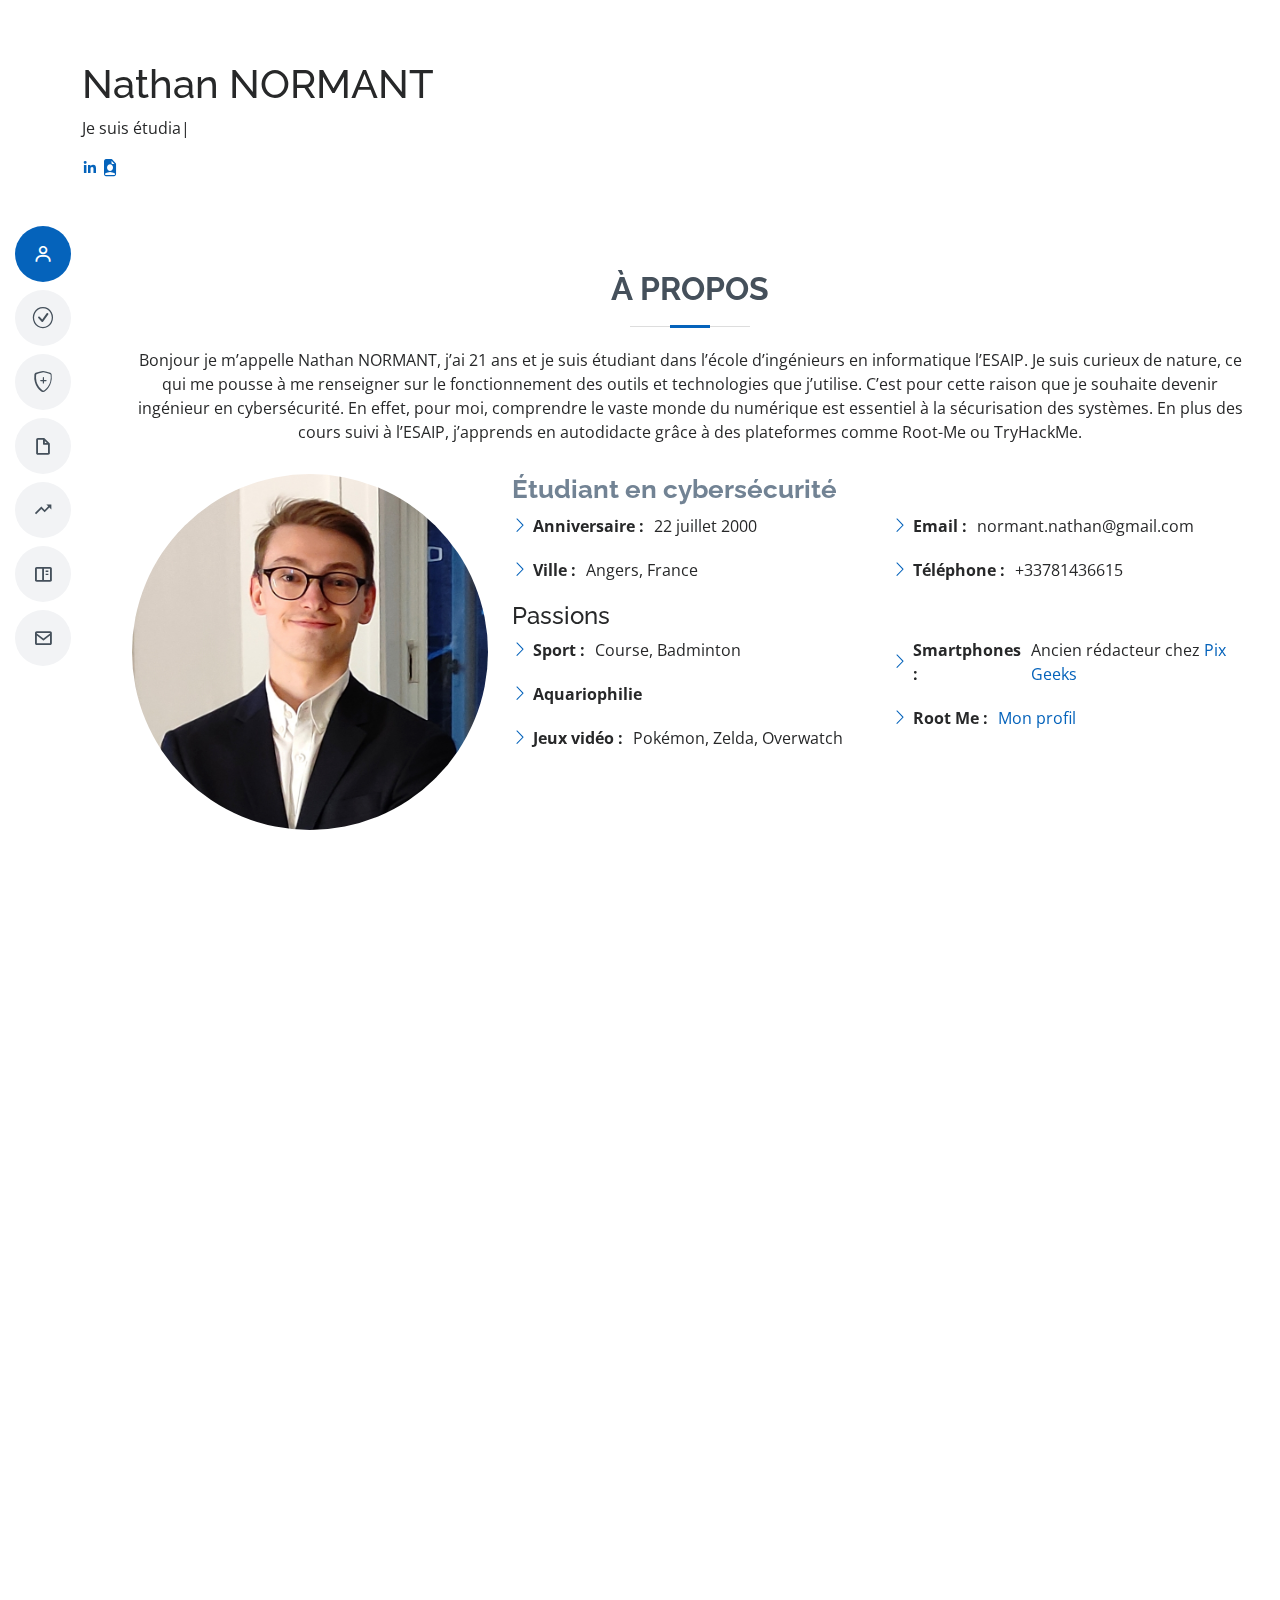
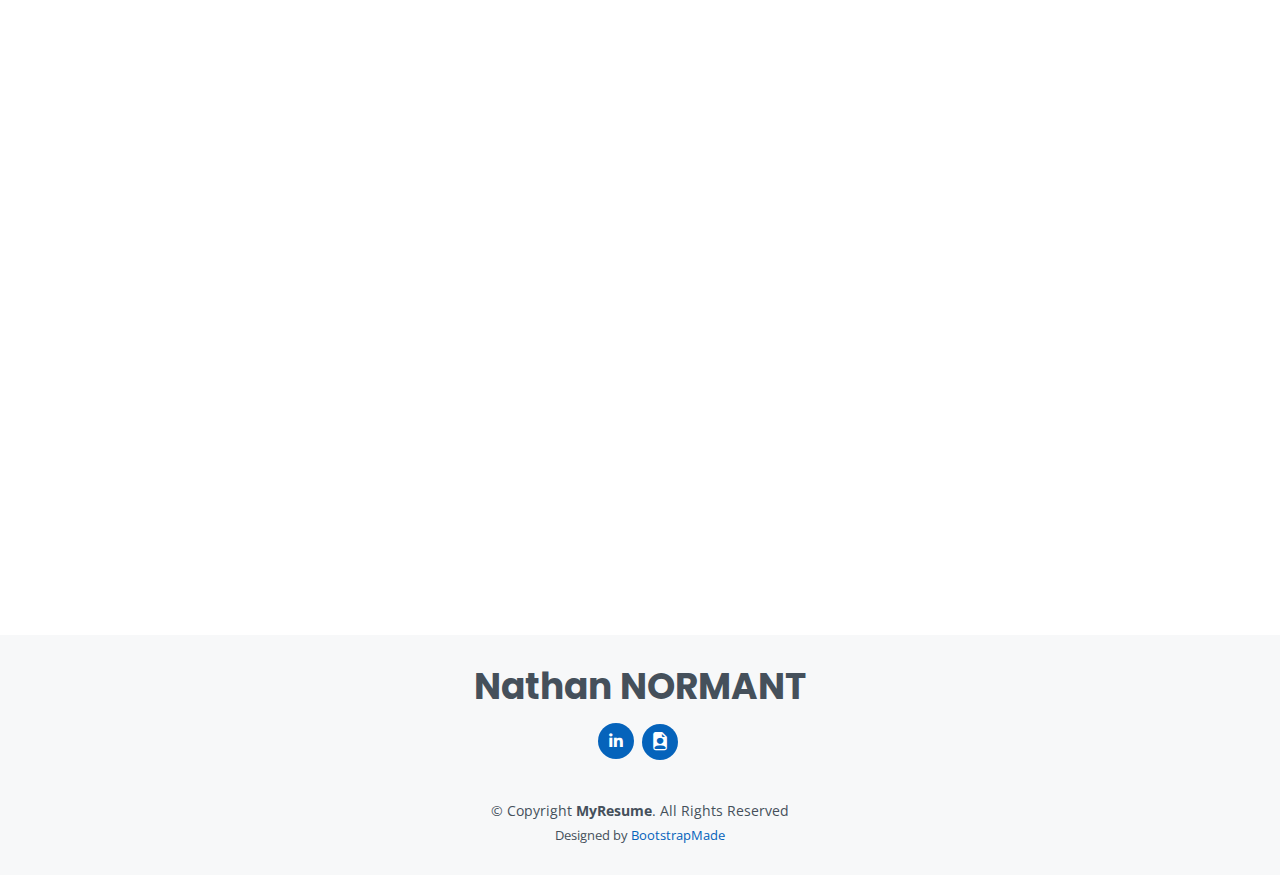
<file: index.html>
<!DOCTYPE html>
<html lang="en">

<head>
    <meta charset="utf-8">
    <meta content="width=device-width, initial-scale=1.0" name="viewport">

    <title>Nathan NORMANT</title>
    <meta content="" name="description">
    <meta content="" name="keywords">

    <!-- Favicons -->
    <link href="assets/img/favicon.png" rel="icon">
    <link href="assets/img/favicon.png" rel="apple-touch-icon">

    <!-- Google Fonts -->
    <link
        href="https://fonts.googleapis.com/css?family=Open+Sans:300,300i,400,400i,600,600i,700,700i|Raleway:300,300i,400,400i,500,500i,600,600i,700,700i|Poppins:300,300i,400,400i,500,500i,600,600i,700,700i"
        rel="stylesheet">

    <!-- Vendor CSS Files -->
    <link href="assets/vendor/aos/aos.css" rel="stylesheet">
    <link href="assets/vendor/bootstrap/css/bootstrap.min.css" rel="stylesheet">
    <link href="assets/vendor/bootstrap-icons/bootstrap-icons.css" rel="stylesheet">
    <link href="assets/vendor/boxicons/css/boxicons.min.css" rel="stylesheet">
    <link href="assets/vendor/glightbox/css/glightbox.min.css" rel="stylesheet">
    <link href="assets/vendor/swiper/swiper-bundle.min.css" rel="stylesheet">

    <!-- Template Main CSS File -->
    <link href="assets/css/style.css" rel="stylesheet">

    <!-- =======================================================
  * Template Name: MyResume - v4.6.0
  * Template URL: https://bootstrapmade.com/free-html-bootstrap-template-my-resume/
  * Author: BootstrapMade.com
  * License: https://bootstrapmade.com/license/
  ======================================================== -->
</head>

<body>

    <!-- ======= Mobile nav toggle button ======= -->
    <!-- <button type="button" class="mobile-nav-toggle d-xl-none"><i class="bi bi-list mobile-nav-toggle"></i></button> -->
    <i class="bi bi-list mobile-nav-toggle d-xl-none"></i>
    <!-- ======= Header ======= -->
    <header id="header" class="d-flex flex-column justify-content-center">

        <nav id="navbar" class="navbar nav-menu">
            <ul>
                <!--<li><a href="#home" class="nav-link scrollto active"><i class="bx bx-home"></i> <span>Accueil</span></a>
                </li>-->
                <li><a href="#about" class="nav-link scrollto"><i class="bx bx-user"></i> <span>À propos</span></a></li>
                <li><a href="#skills" class="nav-link scrollto"><i class="bi bi-check-circle"></i>
                        <span>Compétences</span></a></li>
                <li><a href="#values" class="nav-link scrollto"><i class="bi bi-shield-plus"></i>
                        <span>Valeurs</span></a></li>
                <li><a href="#resume" class="nav-link scrollto"><i class="bx bx-file-blank"></i>
                        <span>Parcours</span></a>
                </li>
                <li><a href="#pro-project" class="nav-link scrollto"><i class="bx bx-trending-up"></i>
                        <span>Projet professionnel</span></a></li>
                <li><a href="#portfolio" class="nav-link scrollto"><i class="bx bx-book-content"></i>
                        <span>Projets</span></a></li>
                <!--<li><a href="#services" class="nav-link scrollto"><i class="bx bx-server"></i> <span>Services</span></a>
                </li>-->
                <li><a href="#contact" class="nav-link scrollto"><i class="bx bx-envelope"></i> <span>Contact</span></a>
                </li>
            </ul>
        </nav><!-- .nav-menu -->

    </header><!-- End Header -->

    <!-- ======= home Section ======= -->
    <section id="about" class="home d-flex flex-column justify-content-center">
        <div class="container" data-aos="zoom-in" data-aos-delay="100">
            <h1>Nathan NORMANT</h1>
            <p>Je suis <span class="typed"
                    data-typed-items="étudiant, passionné, motivé, polyvalent, hacker éthique"></span></p>
            <div class="social-links">
                <a href="https://www.linkedin.com/in/nathan-normant/" target="_blank" class="linkedin"><i
                        class="bx bxl-linkedin"></i></a>
                <a href="assets/files/CV_Nathan_NORMANT.pdf" title="Télécharger mon CV" target="_blank" class="CV"><i
                        class="bi bi-file-earmark-person-fill"></i></a>
            </div>
        </div>
    </section><!-- End home -->

    <main id="main" class="main">

        <!-- ======= About Section ======= -->
        <section class="about">
            <div class="container" data-aos="fade-up">

                <div class="section-title">
                    <h2>À propos</h2>
                    <p>Bonjour je m’appelle Nathan NORMANT, j’ai 21 ans et je suis étudiant dans l’école d’ingénieurs en
                        informatique l’ESAIP. Je suis curieux de nature, ce qui me pousse à me renseigner sur le
                        fonctionnement des outils et technologies que j’utilise. C’est pour cette raison que je souhaite
                        devenir ingénieur en cybersécurité. En effet, pour moi, comprendre le vaste monde du numérique
                        est essentiel à la sécurisation des systèmes. En plus des cours suivi à l’ESAIP,
                        j’apprends en autodidacte grâce à des plateformes comme Root-Me ou TryHackMe.</p>
                </div>

                <div class="row">
                    <div class="col-lg-4">
                        <img src="assets/img/photo_profile.jpg" class="img-fluid rounded-circle" alt="Photo de profile">
                    </div>
                    <div class="col-lg-8 pt-4 pt-lg-0 content">
                        <h3>Étudiant en cybersécurité</h3>
                        <div class="row">
                            <div class="col-lg-6">
                                <ul>
                                    <li><i class="bi bi-chevron-right"></i> <strong>Anniversaire :</strong> <span>22
                                            juillet 2000</span></li>
                                    <li><i class="bi bi-chevron-right"></i> <strong>Ville :</strong> <span>Angers,
                                            France</span></li>
                                </ul>
                            </div>
                            <div class="col-lg-6">
                                <ul>
                                    </li>
                                    <li><i class="bi bi-chevron-right"></i> <strong>Email
                                            :</strong><span>normant.nathan@gmail.com</span></li>
                                    <li><i class="bi bi-chevron-right"></i> <strong>Téléphone :</strong>
                                        <span>+33781436615</span>
                                    </li>
                                </ul>
                            </div>
                        </div>
                        <h4>Passions</h4>
                        <div class="row">
                            <div class="col-lg-6">
                                <ul>
                                    <li><i class="bi bi-chevron-right"></i> <strong>Sport :</strong> <span>Course,
                                            Badminton</span></li>
                                    <li><i class="bi bi-chevron-right"></i> <strong>Aquariophilie</strong></li>
                                    <li><i class="bi bi-chevron-right"></i> <strong>Jeux vidéo :</strong> <span>Pokémon,
                                            Zelda, Overwatch</span></li>
                                </ul>
                            </div>
                            <div class="col-lg-6">
                                <ul>
                                    </li>
                                    <li><i class="bi bi-chevron-right"></i> <strong>Smartphones :</strong><span>Ancien
                                            rédacteur chez <a href="https://pix-geeks.com/blog/c940475d240f5c6b/"
                                                target="_blank">Pix Geeks</a></span></li>
                                    <li><i class="bi bi-chevron-right"></i> <strong>Root Me :</strong> <span><a
                                                href="https://www.root-me.org/Osy_Ris" target="_blank">Mon
                                                profil</a></span></li>
                                </ul>
                            </div>
                        </div>
                    </div>
                </div>

            </div>
        </section><!-- End About Section -->

        <!-- ======= skills Section ======= -->
        <section id="skills" class="skills">
            <div class="container" data-aos="fade-up">

                <div class="section-title">
                    <h2>Compétences</h2>
                    <h3>Métier</h3>
                </div>

                <div class="row">

                    <div class="col-lg-4 col-md-6">
                        <div class="count-box">
                            <i class="bi bi-file-earmark-code-fill"></i>
                            <span>Développement</span>
                            <p>C#, Java, Python</p>
                        </div>
                    </div>

                    <div class="col-lg-4 col-md-6 mt-5 mt-md-0">
                        <div class="count-box">
                            <i class="bi bi-stack"></i>
                            <span>Web fullstack</span>
                            <p>HTML, CSS, Bootstrap, JavaScript, jQuery, PHP (Symfony, CodeIgniter), JavaEE</p>
                        </div>
                    </div>

                    <div class="col-lg-4 col-md-12 mt-5 mt-lg-0">
                        <div class="count-box">
                            <i class="bi bi-gear-fill"></i>
                            <span>Autre</span>
                            <p>Réseau, Base de données, Eco-conception</p>
                        </div>
                    </div>

                </div>

                <hr>

                <div class="section-title">
                    <h3>Ingénieur</h3>
                </div>

                <div class="row">

                    <div class="col-lg-4 col-md-6">
                        <div class="count-box">
                            <i class="bi bi-diagram-3-fill"></i>
                            <span>UML</span>
                        </div>
                    </div>

                    <div class="col-lg-4 col-md-6 mt-5 mt-md-0">
                        <div class="count-box">
                            <i class="bi bi-kanban-fill"></i>
                            <span>Gestion de projet AGILE</span>
                        </div>
                    </div>

                    <div class="col-lg-4 col-md-12 mt-5 mt-lg-0">
                        <div class="count-box">
                            <i class="bi bi-people-fill"></i>
                            <span>Gestion des ressources humaines</span>
                        </div>
                    </div>

                </div>

            </div>
        </section><!-- End skills Section -->

        <!-- ======= skills Section ======= -->
        <section class="skills knowledge">
            <div class="container" data-aos="fade-up">

                <div class="section-title">
                    <h2>Connaissances</h2>
                </div>

                <div class="row">

                    <div class="col-lg-4 col-md-6">
                        <div class="count-box">
                            <i class="bx bx-desktop"></i>
                            <span>Métier</span>
                            <p>Eco-conception numérique</p>
                            <p>Administration Windows</p>
                            <p>Développement Android</p>
                            <p>Intelligence artificielle</p>
                        </div>
                    </div>

                    <div class="col-lg-4 col-md-6 mt-5 mt-md-0">
                        <div class="count-box">
                            <i class="bi bi-shield-lock-fill"></i>
                            <span>cybersécurité</span>
                            <p>Sécurité Linux</p>
                            <p>Pentest (détail des étapes)</p>
                            <p>OSINT</p>
                            <p>Cryptographie</p>
                            <p>Stéganographie</p>
                            <p>Forensic</p>
                        </div>
                    </div>

                    <div class="col-lg-4 col-md-12 mt-5 mt-lg-0">
                        <div class="count-box">
                            <i class="bi bi-briefcase-fill"></i>
                            <span>Ingénieur</span>
                            <p>Management et RH</p>
                            <p>Droit informatique</p>
                            <p>Gestion financière</p>
                            <p>Qualité des systèmes d'informations</p>
                        </div>
                    </div>

                </div>

            </div>
        </section><!-- End skills Section -->

        <!-- ======= Skills Section ======= -->
        <section class="skills section-bg">
            <div class="container" data-aos="fade-up">

                <div class="section-title">
                    <h2>Savoir-être</h2>
                </div>

                <div class="row skills-content">
                    <div class="col-lg-4 cold-md-6">
                        <h3>Rigeur</h3>
                        <p>Grâce à la classe préparatoire j'ai appris à suivre des méthodes et à vérifier mon travail
                            afin qu'il soit
                            le plus juste possible.</p>
                    </div>
                    <div class="col-lg-4 cold-md-6">
                        <h3>Organisation</h3>
                        <p>J'ai toujours eu l'habitude d'organiser tout ce que j'entreprends en réalisant des listes de
                            priorité ou en utilisant des outils de productivité.</p>
                    </div>
                    <div class="col-lg-4 cold-md-6">
                        <h3>Curiosité</h3>
                        <p>Comprendre les choses qui m'entourent a toujours été très important pour moi. De plus cela me
                            permet d'apprendre de nouvelles choses tous les jours.</p>
                    </div>
                </div>

                <div class="row skills-content">
                    <div class="col-lg-4 cold-md-6">
                        <h3>Travail d'équipe</h3>
                        <p>Mes études, mes jobs étudiants et mes stages m'ont appris les valeurs du travail en équipe.
                        </p>
                    </div>
                    <div class="col-lg-4 cold-md-6">
                        <h3>Autonomie</h3>
                        <p>Je suis capable d'apprendre en autodidacte et de travailler en autonomie sur une mission.
                            C'est d'ailleurs ainsi que j'apprends la cybersécurité.</p>
                    </div>
                    <div class="col-lg-4 cold-md-6">
                        <h3>Esprit critique</h3>
                        <p>Au fil des années j'ai appris à prendre du recul sur mon travail et celui des autres afin
                            d'émettre un jugement adapté.</p>
                    </div>
                </div>

            </div>
        </section><!-- End Skills Section -->

        <!-- ======= Values Section ======= -->
        <section id="values" class="values section-bg">
            <div class="container" data-aos="fade-up">

                <div class="section-title">
                    <h2>Valeurs et anti-valeurs</h2>
                </div>

                <div class="row skills-content">
                    <div class="col-lg-4 cold-md-6">
                        <h3><i class="bi bi-check-circle-fill" style="color: #0563bb;"></i> Découverte</h3>
                        <p>L’une des raisons qui me donne envie de me lever le matin est l’envie de découvrir de
                            nouvelles choses. C’est une part indispensable de ma vie qui me rend heureux.</p>
                    </div>
                    <div class="col-lg-4 cold-md-6">
                        <h3><i class="bi bi-check-circle-fill" style="color: #0563bb;"></i> Adaptabilité</h3>
                        <p>J’ai toujours eu le besoin de réussir ce que j’entreprends. L’adaptabilité est pour moi la
                            clé pour parvenir à mes fins.</p>
                    </div>
                    <div class="col-lg-4 cold-md-6">
                        <h3><i class="bi bi-check-circle-fill" style="color: #0563bb;"></i> Plaisir</h3>
                        <p>Quand je réalise une activité, le plus important pour moi est de prendre du plaisir à la
                            faire.</p>
                    </div>
                </div>

                <hr>

                <div class="row -skills-content">
                    <div class="col-lg-4 cold-md-6">
                        <h3><i class="bi bi-x-circle-fill" style="color: #0563bb;"></i> Agressivité</h3>
                        <p>L’agressivité est un comportement que je n’apprécie pas et qui ne me donne pas envie
                            d’écouter la personne.</p>
                    </div>
                    <div class="col-lg-4 cold-md-6">
                        <h3><i class="bi bi-x-circle-fill" style="color: #0563bb;"></i> Irrespect</h3>
                        <p>Toutes les personnes doivent être respectées à niveau égal. Le respect est la base de toute
                            relation de confiance.</p>
                    </div>
                    <div class="col-lg-4 cold-md-6">
                        <h3><i class="bi bi-x-circle-fill" style="color: #0563bb;"></i> Absence de rigueur</h3>
                        <p>La rigueur est un élément indispensable dans la bonne réalisation de toute chose.</p>
                    </div>
                </div>

            </div>
        </section><!-- End Values Section -->

        <!-- ======= Resume Section ======= -->
        <section id="resume" class="resume">
            <div class="container" data-aos="fade-up">

                <div class="section-title">
                    <h2>Parcours</h2>
                </div>

                <div class="row">
                    <div class="col-lg-6">

                        <h3 class="resume-title">Formation</h3>
                        <div class="resume-item">
                            <h4>Cycle ingénieur, informatique et réseaux - Spécialité cybersécurité</h4>
                            <h5>2021 - aujourd'hui</h5>
                            <p><em>ESAIP – Saint-Barhélémy-d’Anjou</em></p>
                            <ul>
                                <li><b>Cours tronc commun :</b> Green IT, Réseaux
                                    (CCNA 1, 2, 3 et CCNP), Administration Windows, Développement Web frondend,
                                    Développement
                                    Android, JavaEE (+ Hibernate), Base de données (SQL, PL/SQL), Traitement numérique
                                    du signal</li>
                                <li><b>Cours spécialité cybersécurité :</b> Linux, Python (orienté cybersécurité),
                                    CEH, Cryptologie, Rétro-conception, Systèmes de détection d'intrusions</li>
                                <li><b>Compétences/connaissances métier :</b> Créer et sécuriser un réseau, maîtrise des
                                    bases du pentesting, sécuriser une machine Linux, éco-concevoir un site web,
                                    être polyvalent (cours dans tous les domaines de l’informatique)</li>
                                <li><b>Compétences comportementales :</b> Autonomie et prise d'initiatives
                                    (philosophie ingénieur), gestion du temps (nombreux projets)</li>
                            </ul>
                        </div>
                        <div class="resume-item">
                            <h4>Semestre Erasmus</h4>
                            <h5>Février - Juin 2021</h5>
                            <p><em>Obuda Univerity – Budapest</em></p>
                            <ul>
                                <li><b>Cours :</b> Développement C#, Développement orienté logiciel, Développement d’un
                                    jeu en Python, cybersécurité, Réseaux, Développement web PHP/Symfony, IA, Base de
                                    données</li>
                                <li><b>Compétences/connaissances métier :</b> Maîtrise du développement orienté objet,
                                    philosophie du développement orienté
                                    logiciel (design patterns), bases de la cybersécurité, maîtrise des bases de l’IA
                                    (Matlab,
                                    réseaux de neurones), développement web backend, maîtrise du package Pygame pour
                                    Python</li>
                                <li><b>Compétences comportementales :</b> Autonomie, adaptation (méthodes de
                                    travail différentes)</li>
                            </ul>
                        </div>
                        <div class="resume-item">
                            <h4>Classe préparatoire intégrée</h4>
                            <h5>2018 - 2020</h5>
                            <p><em>ESAIP – Saint-Barhélémy-d’Anjou</em></p>
                            <ul>
                                <li><b>Cours :</b> Physique, Chimie, Analyse, Algèbre, Géométrie</li>
                                <li><b>Compétences comportementales :</b> Rigueur, travail de groupe,
                                    endurance (quantité de travail)</li>
                            </ul>
                        </div>
                    </div>
                    <div class="col-lg-6">
                        <h3 class="resume-title">Expériences professionnelles</h3>
                        <div class="resume-item">
                            <h4>Mission : Sensibiliser les utilisateurs aux enjeux de la cybersécurité</h4>
                            <h5>Février - Mai 2022</h5>
                            <p><em>Institution Saint-Joseph - Châteaubriant</em></p>
                            <ul>
                                <li>Utilisation de l'ISO 27005 pour définir les risques</li>
                                <li>Mise en place d'une campagne de sensibilisation</li>
                                <li>Création d'un guide des bonnes pratiques</li>
                            </ul>
                        </div>
                        <div class="resume-item">
                            <h4>Développement d'une interface utilisateur pour un service de sauvegarde et de
                                maintenance</h4>
                            <h5>Juillet 2021</h5>
                            <p><em>YourOSoft KFT - Budapest</em></p>
                            <ul>
                                <li>Participation aux étapes de spécification et de conception du projet</li>
                                <li>Création d'un cahier de recette</li>
                                <li>Réflexion sur les aspects de sécurité nécessaires</li>
                            </ul>
                        </div>
                        <div class="resume-item">
                            <h4>Rédacteur web spécialisé smartphones</h4>
                            <h5>2015 - 2021</h5>
                            <p><em>Pix-Geeks.com</em></p>
                            <ul>
                                <li>Rédaction d'articles de test de smartphones</li>
                                <li>Communication avec différentes marques et leur agence de presse</li>
                                <li>Veille technologique</li>
                            </ul>
                        </div>
                        <div class="resume-item">
                            <h4>Installation et support de systèmes informatiques, téléphoniques et réseaux</h4>
                            <h5>Avril 2019</h5>
                            <p><em>Flaveo Informatique - Châteaubriant</em></p>
                            <ul>
                                <li>Configuration réseau</li>
                                <li>Diagnostique de machines et appareils informatiques</li>
                                <li>Communication des démarches aux clients</li>
                            </ul>
                        </div>
                    </div>
                </div>

            </div>
        </section><!-- End Resume Section -->

        <!-- ======= Projet pro Section ======= -->
        <section id="pro-project" class="services">
            <div class="container" data-aos="fade-up">

                <div class="section-title">
                    <h2>Projet profesionnel</h2>
                </div>

                <div class="row">

                    <div class="col-lg-4 col-md-6 d-flex align-items-stretch" data-aos="zoom-in" data-aos-delay="100">
                        <a href="html/pro-project-details-1.html" class="portfolio-details-lightbox"
                            data-glightbox="type: external">
                            <div class="icon-box iconbox-blue">
                                <div class="icon">
                                    <svg width="100" height="100" viewBox="0 0 600 600"
                                        xmlns="http://www.w3.org/2000/svg">
                                        <path stroke="none" stroke-width="0" fill="#f5f5f5"
                                            d="M300,521.0016835830174C376.1290562159157,517.8887921683347,466.0731472004068,529.7835943286574,510.70327084640275,468.03025145048787C554.3714126377745,407.6079735673963,508.03601936045806,328.9844924480964,491.2728898941984,256.3432110539036C474.5976632858925,184.082847569629,479.9380746630129,96.60480741107993,416.23090153303,58.64404602377083C348.86323505073057,18.502131276798302,261.93793281208167,40.57373210992963,193.5410806939664,78.93577620505333C130.42746243093433,114.334589627462,98.30271207620316,179.96522072025542,76.75703585869454,249.04625023123273C51.97151888228291,328.5150500222984,13.704378332031375,421.85034740162234,66.52175969318436,486.19268352777647C119.04800174914682,550.1803526380478,217.28368757567262,524.383925680826,300,521.0016835830174">
                                        </path>
                                    </svg>
                                    <i class="bx bx-question-mark"></i>
                                </div>
                                <h4>Pourquoi devenir ingénieur ?</h4>
                                <p>Cliquez sur cette case pour apprendre pourquoi j'ai choisi la formation d'ingenieur
                                    informatique.</p>
                            </div>
                        </a>
                    </div>


                    <div class="col-lg-4 col-md-6 d-flex align-items-stretch mt-4 mt-md-0" data-aos="zoom-in"
                        data-aos-delay="200">
                        <a href="assets/files/Formation_ingénieur_informatique_carte-mentale.pdf" target="_blank">
                            <div class="icon-box iconbox-orange">
                                <div class="icon">
                                    <svg width="100" height="100" viewBox="0 0 600 600"
                                        xmlns="http://www.w3.org/2000/svg">
                                        <path stroke="none" stroke-width="0" fill="#f5f5f5"
                                            d="M300,582.0697525312426C382.5290701553225,586.8405444964366,449.9789794690241,525.3245884688669,502.5850820975895,461.55621195738473C556.606425686781,396.0723002908107,615.8543463187945,314.28637112970534,586.6730223649479,234.56875336149918C558.9533121215079,158.8439757836574,454.9685369536778,164.00468322053177,381.49747125262974,130.76875717737553C312.15926192815925,99.40240125094834,248.97055460311594,18.661163978235184,179.8680185752513,50.54337015887873C110.5421016452524,82.52863877960104,119.82277516462835,180.83849132639028,109.12597500060166,256.43424936330496C100.08760227029461,320.3096726198365,92.17705696193138,384.0621239912766,124.79988738764834,439.7174275375508C164.83382741302287,508.01625554203684,220.96474134820875,577.5009287672846,300,582.0697525312426">
                                        </path>
                                    </svg>
                                    <i class='bx bx-search-alt-2'></i>
                                </div>
                                <h4>Analyse de ma formation</h4>
                                <p>Cliquez sur cette case pour afficher une carte mentale qui représente l'apport de ma
                                    formation à mon projet professionnel.</p>
                            </div>
                        </a>
                    </div>

                    <div class="col-lg-4 col-md-6 d-flex align-items-stretch mt-4 mt-lg-0" data-aos="zoom-in"
                        data-aos-delay="300">
                        <a href="html/pro-project-details-2.html" class="portfolio-details-lightbox"
                            data-glightbox="type: external">
                            <div class="icon-box iconbox-pink">
                                <div class="icon">
                                    <svg width="100" height="100" viewBox="0 0 600 600"
                                        xmlns="http://www.w3.org/2000/svg">
                                        <path stroke="none" stroke-width="0" fill="#f5f5f5"
                                            d="M300,541.5067337569781C382.14930387511276,545.0595476570109,479.8736841581634,548.3450877840088,526.4010558755058,480.5488172755941C571.5218469581645,414.80211281144784,517.5187510058486,332.0715597781072,496.52539010469104,255.14436215662573C477.37192572678356,184.95920475031193,473.57363656557914,105.61284051026155,413.0603344069578,65.22779650032875C343.27470386102294,18.654635553484475,251.2091493199835,5.337323636656869,175.0934190732945,40.62881213300186C97.87086631185822,76.43348514350839,51.98124368387456,156.15599469081315,36.44837278890362,239.84606092416172C21.716077023791087,319.22268207091537,43.775223500013084,401.1760424656574,96.891909868211,461.97329694683043C147.22146801428983,519.5804099606455,223.5754009179313,538.201503339737,300,541.5067337569781">
                                        </path>
                                    </svg>
                                    <i class="bi bi-eye-fill"></i>
                                </div>
                                <h4>La vision de mon futur professionnel</h4>
                                <p>Cliquez sur cette case pour connaître mon projet professionnel dans les
                                    années à venir.</p>
                            </div>
                        </a>
                    </div>

                </div>

            </div>
        </section>
        <!-- End Projet pro Section -->

        <!-- ======= Portfolio Section ======= -->
        <section id="portfolio" class="portfolio section-bg">
            <div class="container" data-aos="fade-up">

                <div class="section-title">
                    <h2>Projets</h2>
                    <p>Cliquez sur un projet pour voir les détails.</p>
                </div>

                <div class="row">
                    <div class="col-lg-12 d-flex justify-content-center" data-aos="fade-up" data-aos-delay="100">
                        <ul id="portfolio-flters">
                            <li data-filter="*" class="filter-active">Tout</li>
                            <li data-filter=".filter-pro">Professionnels</li>
                            <li data-filter=".filter-school">École</li>
                            <li data-filter=".filter-engagement">Engagements</li>
                        </ul>
                    </div>
                </div>

                <div class="row portfolio-container" data-aos="fade-up" data-aos-delay="200">

                    <div class="col-lg-6 col-md-12 portfolio-item filter-school">
                        <div class="portfolio-wrap">
                            <a href="html/design4green-details.html" class="portfolio-details-lightbox"
                                data-glightbox="type: external" title="Design4Green">
                                <img src="assets/img/portfolio/DESIGN4GREEN_logo.jpg" class="img-fluid mx-auto d-block"
                                    alt="Logo Design4Green">
                                <div class="portfolio-info">
                                    <h4>Design4Green</h4>
                                    <p>Vainqueurs du challenge international d'éco-conception numérique</p>
                                </div>
                            </a>
                        </div>
                    </div>

                    <div class="col-lg-6 col-md-12 portfolio-item filter-pro">
                        <div class="portfolio-wrap">
                            <a href="html/yourosoft-details.html" class="portfolio-details-lightbox"
                                data-glightbox="type: external" title="YourOSoft KFT">
                                <img src="assets/img/portfolio/yourosoft.png" class="img-fluid mx-auto d-block"
                                    alt="Logo YourOSoft KFT">
                                <div class="portfolio-info">
                                    <h4>YourOSoft KFT</h4>
                                    <p>Développement d’une interface utilisateur pour un service de sauvegarde et de
                                        maintenance</p>
                                </div>
                            </a>
                        </div>
                    </div>

                    <div class="col-lg-6 col-md-12 portfolio-item filter-engagement">
                        <div class="portfolio-wrap">
                            <a href="html/smile-details.html" class="portfolio-details-lightbox"
                                data-glightbox="type: external" title="SMIL'E">
                                <img src="assets/img/portfolio/smile.png" class="img-fluid mx-auto d-block"
                                    alt="Logo SMIL'E">
                                <div class="portfolio-info">
                                    <h4>SMIL'E</h4>
                                    <p>Club réalisant des activités ludiques pour les enfants</p>
                                </div>
                            </a>
                        </div>
                    </div>

                    <div class="col-lg-6 col-md-12 portfolio-item filter-school">
                        <div class="portfolio-wrap">
                            <a href="html/fauteuil-details.html" class="portfolio-details-lightbox"
                                data-glightbox="type: external" title="Projet IR4">
                                <img src="assets/img/portfolio/fauteuil-roulant-electrique.jpg"
                                    class="img-fluid mx-auto d-block" alt="Image fauteuil roulant électrique">
                                <div class="portfolio-info">
                                    <h4>Projet IR4</h4>
                                    <p>Système de conduite d'un fauteuil roulant électrique par oculométrie</p>
                                </div>
                            </a>
                        </div>
                    </div>

                    <div class="col-lg-6 col-md-12 portfolio-item filter-pro">
                        <div class="portfolio-wrap">
                            <a href="html/pixgeeks-details.html" class="portfolio-details-lightbox"
                                data-glightbox="type: external" title="Pix-Geeks">
                                <img src="assets/img/portfolio/pixgeeks.png" class="img-fluid mx-auto d-block"
                                    alt="Logo Pix-Geeks.com">
                                <div class="portfolio-info">
                                    <h4>Pix-Geeks</h4>
                                    <p>Rédacteur web spécialisé smartphone pendant 6 ans</p>
                                </div>
                            </a>
                        </div>
                    </div>

                    <div class="col-lg-6 col-md-12 portfolio-item filter-pro">
                        <div class="portfolio-wrap">
                            <a href="html/flaveo-details.html" class="portfolio-details-lightbox"
                                data-glightbox="type: external" title="Flaveo Informatique">
                                <img src="assets/img/portfolio/flaveo.png" class="img-fluid mx-auto d-block"
                                    alt="Logo Flaveo Informatique">
                                <div class="portfolio-info">
                                    <h4>Flaveo Informatique</h4>
                                    <p>Installation et support de systèmes informatiques, téléphones et réseaux</p>
                                </div>
                            </a>
                        </div>
                    </div>

                </div>

            </div>
        </section><!-- End Portfolio Section -->

        <!-- ======= Testimonials Section =======
        <section id="testimonials" class="testimonials section-bg">
            <div class="container" data-aos="fade-up">

                <div class="section-title">
                    <h2>Testimonials</h2>
                </div>

                <div class="testimonials-slider swiper" data-aos="fade-up" data-aos-delay="100">
                    <div class="swiper-wrapper">

                        <div class="swiper-slide">
                            <div class="testimonial-item">
                                <img src="assets/img/testimonials/testimonials-1.jpg" class="testimonial-img" alt="">
                                <h3>Saul Goodman</h3>
                                <h4>Ceo &amp; Founder</h4>
                                <p>
                                    <i class="bx bxs-quote-alt-left quote-icon-left"></i>
                                    Proin iaculis purus consequat sem cure digni ssim donec porttitora entum suscipit
                                    rhoncus. Accusantium quam, ultricies eget id, aliquam eget nibh et. Maecen aliquam,
                                    risus at semper.
                                    <i class="bx bxs-quote-alt-right quote-icon-right"></i>
                                </p>
                            </div>
                        </div>

                        <div class="swiper-slide">
                            <div class="testimonial-item">
                                <img src="assets/img/testimonials/testimonials-2.jpg" class="testimonial-img" alt="">
                                <h3>Sara Wilsson</h3>
                                <h4>Designer</h4>
                                <p>
                                    <i class="bx bxs-quote-alt-left quote-icon-left"></i>
                                    Export tempor illum tamen malis malis eram quae irure esse labore quem cillum quid
                                    cillum eram malis quorum velit fore eram velit sunt aliqua noster fugiat irure amet
                                    legam anim culpa.
                                    <i class="bx bxs-quote-alt-right quote-icon-right"></i>
                                </p>
                            </div>
                        </div>

                        <div class="swiper-slide">
                            <div class="testimonial-item">
                                <img src="assets/img/testimonials/testimonials-3.jpg" class="testimonial-img" alt="">
                                <h3>Jena Karlis</h3>
                                <h4>Store Owner</h4>
                                <p>
                                    <i class="bx bxs-quote-alt-left quote-icon-left"></i>
                                    Enim nisi quem export duis labore cillum quae magna enim sint quorum nulla quem
                                    veniam duis minim tempor labore quem eram duis noster aute amet eram fore quis sint
                                    minim.
                                    <i class="bx bxs-quote-alt-right quote-icon-right"></i>
                                </p>
                            </div>
                        </div>

                        <div class="swiper-slide">
                            <div class="testimonial-item">
                                <img src="assets/img/testimonials/testimonials-4.jpg" class="testimonial-img" alt="">
                                <h3>Matt Brandon</h3>
                                <h4>Freelancer</h4>
                                <p>
                                    <i class="bx bxs-quote-alt-left quote-icon-left"></i>
                                    Fugiat enim eram quae cillum dolore dolor amet nulla culpa multos export minim
                                    fugiat minim velit minim dolor enim duis veniam ipsum anim magna sunt elit fore quem
                                    dolore labore illum veniam.
                                    <i class="bx bxs-quote-alt-right quote-icon-right"></i>
                                </p>
                            </div>
                        </div>

                        <div class="swiper-slide">
                            <div class="testimonial-item">
                                <img src="assets/img/testimonials/testimonials-5.jpg" class="testimonial-img" alt="">
                                <h3>John Larson</h3>
                                <h4>Entrepreneur</h4>
                                <p>
                                    <i class="bx bxs-quote-alt-left quote-icon-left"></i>
                                    Quis quorum aliqua sint quem legam fore sunt eram irure aliqua veniam tempor noster
                                    veniam enim culpa labore duis sunt culpa nulla illum cillum fugiat legam esse veniam
                                    culpa fore nisi cillum quid.
                                    <i class="bx bxs-quote-alt-right quote-icon-right"></i>
                                </p>
                            </div>
                        </div>

                    </div>
                    <div class="swiper-pagination"></div>
                </div>

            </div>
        </section>
            End Testimonials Section -->

        <!-- ======= Contact Section ======= -->
        <section id="contact" class="contact">
            <div class="container" data-aos="fade-up">

                <div class="section-title">
                    <h2>Contact</h2>
                </div>

                <script src="https://static.airtable.com/js/embed/embed_snippet_v1.js"></script><iframe
                    class="airtable-embed airtable-dynamic-height"
                    src="https://airtable.com/embed/shr6Rg4NYZlMvQG2o?backgroundColor=yellow" frameborder="0"
                    onmousewheel="" width="100%" height="901"
                    style="background: transparent; border: 1px solid #ccc;"></iframe>

            </div>
        </section><!-- End Contact Section -->

    </main><!-- End #main -->

    <!-- ======= Footer ======= -->
    <footer id="footer">
        <div class="container">
            <h3>Nathan NORMANT</h3>
            <div class="social-links">
                <a href="https://www.linkedin.com/in/nathan-normant/" target="_blank" class="linkedin"><i
                        class="bx bxl-linkedin"></i></a>
                <a href="assets/files/CV_Nathan_NORMANT.pdf" title="Télécharger mon CV" target="_blank" class="CV"><i
                        class="bi bi-file-earmark-person-fill"></i></a>
            </div>
            <div class="copyright">
                &copy; Copyright <strong><span>MyResume</span></strong>. All Rights Reserved
            </div>
            <div class="credits">
                <!-- All the links in the footer should remain intact. -->
                <!-- You can delete the links only if you purchased the pro version. -->
                <!-- Licensing information: [license-url] -->
                <!-- Purchase the pro version with working PHP/AJAX contact form: https://bootstrapmade.com/free-html-bootstrap-template-my-resume/ -->
                Designed by <a href="https://bootstrapmade.com/">BootstrapMade</a>
            </div>
        </div>
    </footer><!-- End Footer -->

    <!--<div id="preloader"></div>-->
    <a href="#" class="back-to-top d-flex align-items-center justify-content-center"><i
            class="bi bi-arrow-up-short"></i></a>

    <!-- Vendor JS Files -->
    <script src="assets/vendor/aos/aos.js"></script>
    <script src="assets/vendor/bootstrap/js/bootstrap.bundle.min.js"></script>
    <script src="assets/vendor/glightbox/js/glightbox.min.js"></script>
    <script src="assets/vendor/isotope-layout/isotope.pkgd.min.js"></script>
    <script src="assets/vendor/php-email-form/validate.js"></script>
    <script src="assets/vendor/purecounter/purecounter.js"></script>
    <script src="assets/vendor/swiper/swiper-bundle.min.js"></script>
    <script src="assets/vendor/typed.js/typed.min.js"></script>
    <script src="assets/vendor/waypoints/noframework.waypoints.js"></script>

    <!-- Template Main JS File -->
    <script src="assets/js/main.js"></script>

</body>

</html>
</file>
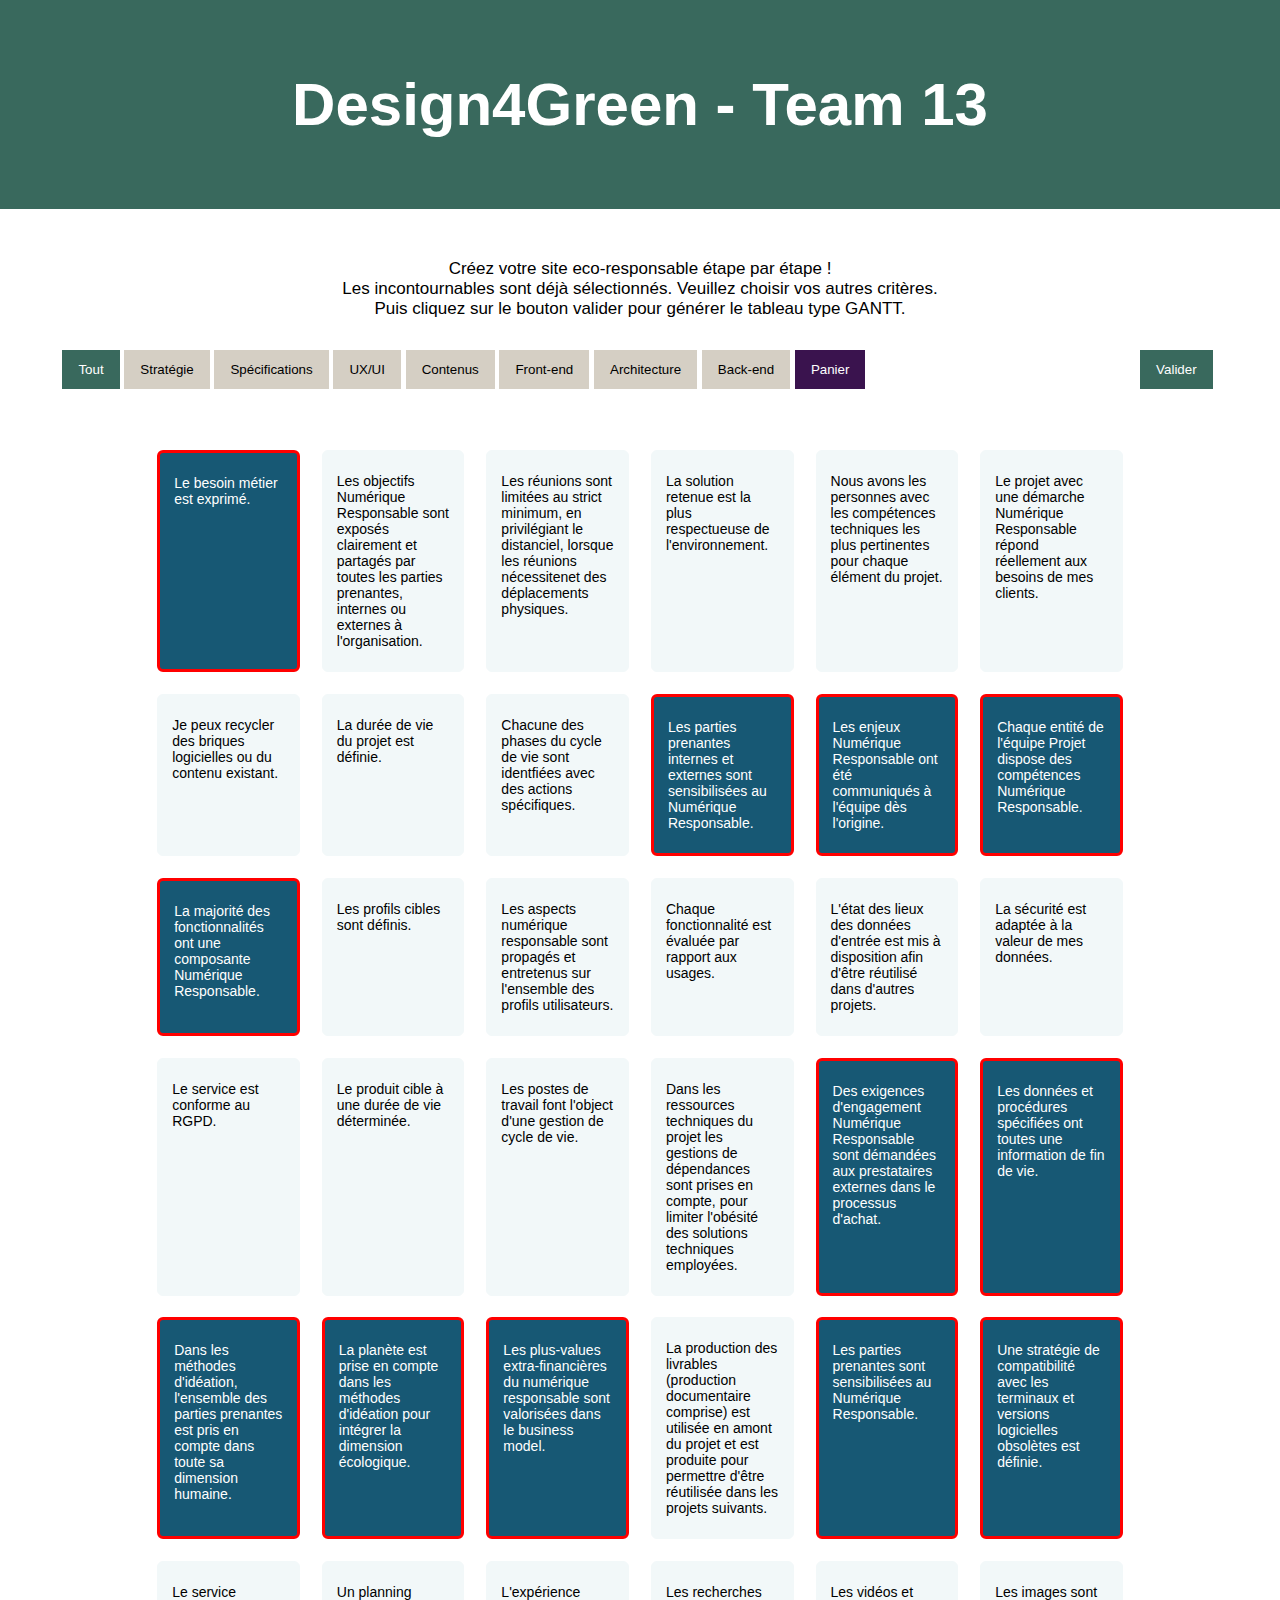
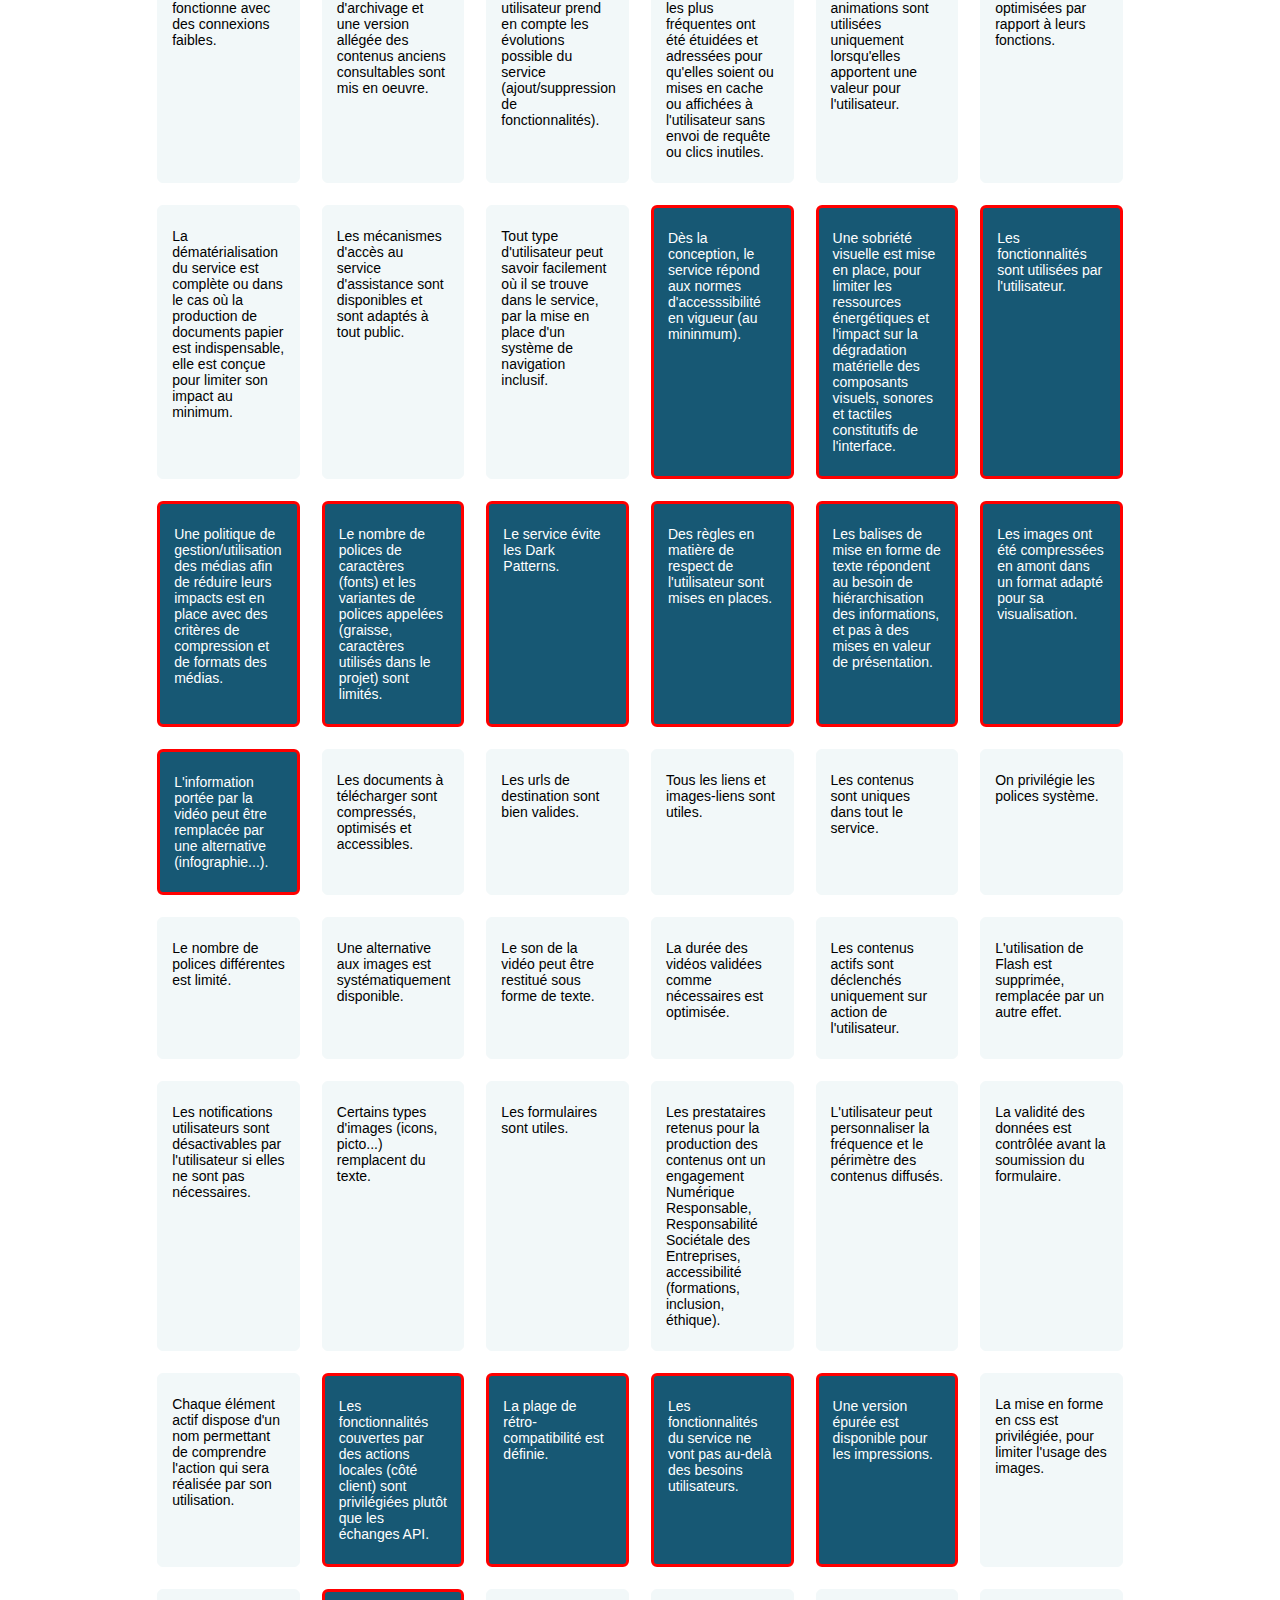
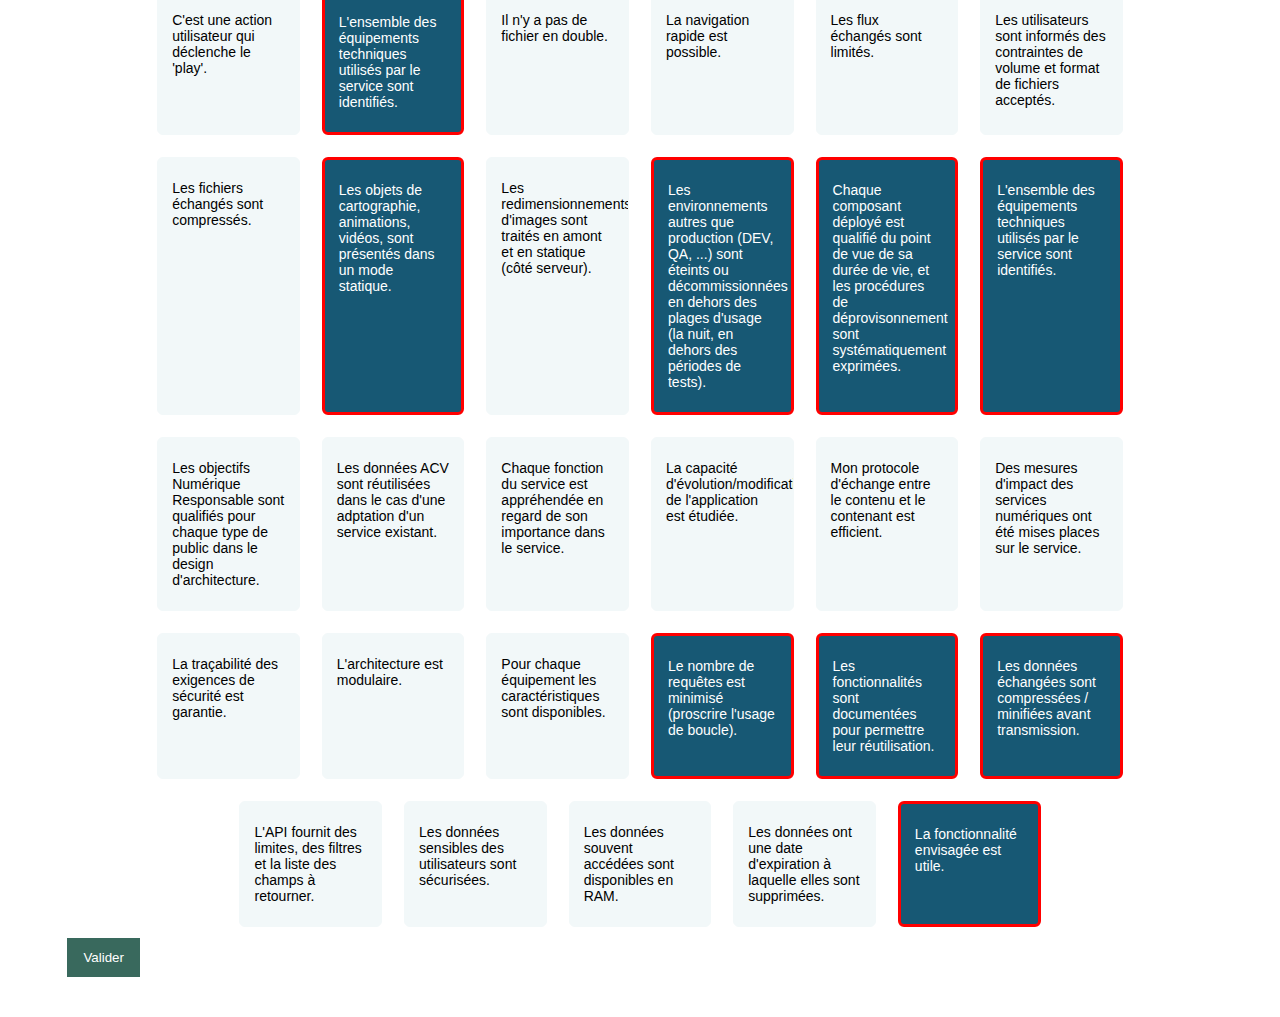
<file: html/design4green/index.html>
<!DOCTYPE html>
<html lang="en">
<head>
    <meta charset="UTF-8">
    <meta http-equiv="X-UA-Compatible" content="IE=edge">
    <meta name="viewport" content="width=device-width, initial-scale=1.0">
    <meta name="description" content="This website is for professionnal purposes to have a clearer view of a project">
    <link rel="stylesheet" href="./src/css/style.min.css" media="print">
    <link rel="stylesheet" href="./src/css/style.min.css" media="screen">
    <link rel="shortcut icon" href="./assets/favicon_16x16.png" type="image/x-icon" sizes="16x16">
    <link rel="shortcut icon" href="./assets/favicon_32x32.png" type="image/x-icon" sizes="32x32">
    <link rel="shortcut icon" href="./assets/favicon_96x96.png" type="image/x-icon" sizes="96x96">
    <title>Design4Green</title>
</head>
<body>
    <header>
        <div class="header">
            <h1>Design4Green - Team 13</h1>
        </div>
    </header>
    <main class="main">
        <div class="info">
            Créez votre site eco-responsable étape par étape !<br>
            Les incontournables sont déjà sélectionnés. Veuillez choisir vos autres critères.<br>
            Puis cliquez sur le bouton valider pour générer le tableau type GANTT.
        </div>
        <div class="clear">
            <div class="resize">
                <div id="myBtnContainer">
                    <button class="btn active" id="all">Tout</button>
                    <button class="btn" id="strategie">Stratégie</button>
                    <button class="btn" id="specifications">Spécifications</button>
                    <button class="btn" id="ux">UX/UI</button>
                    <button class="btn" id="contenus">Contenus</button>
                    <button class="btn" id="front">Front-end</button>
                    <button class="btn" id="architecture">Architecture</button>
                    <button class="btn" id="back">Back-end</button>
                    <button class="btn" id="selected">Panier</button>
                    <a href="#table"><button class="right submit button">Valider</button></a>
                </div>
                <div id="listeBP" class="container">

                </div>
                <a href="#table"><button class="button submit">Valider</button></a>
            </div>
        </div>
        <div id="table" class="table">

        </div>
    </main>
    <script src="./src/js/main.min.js"></script>
</body>
</html>
</file>
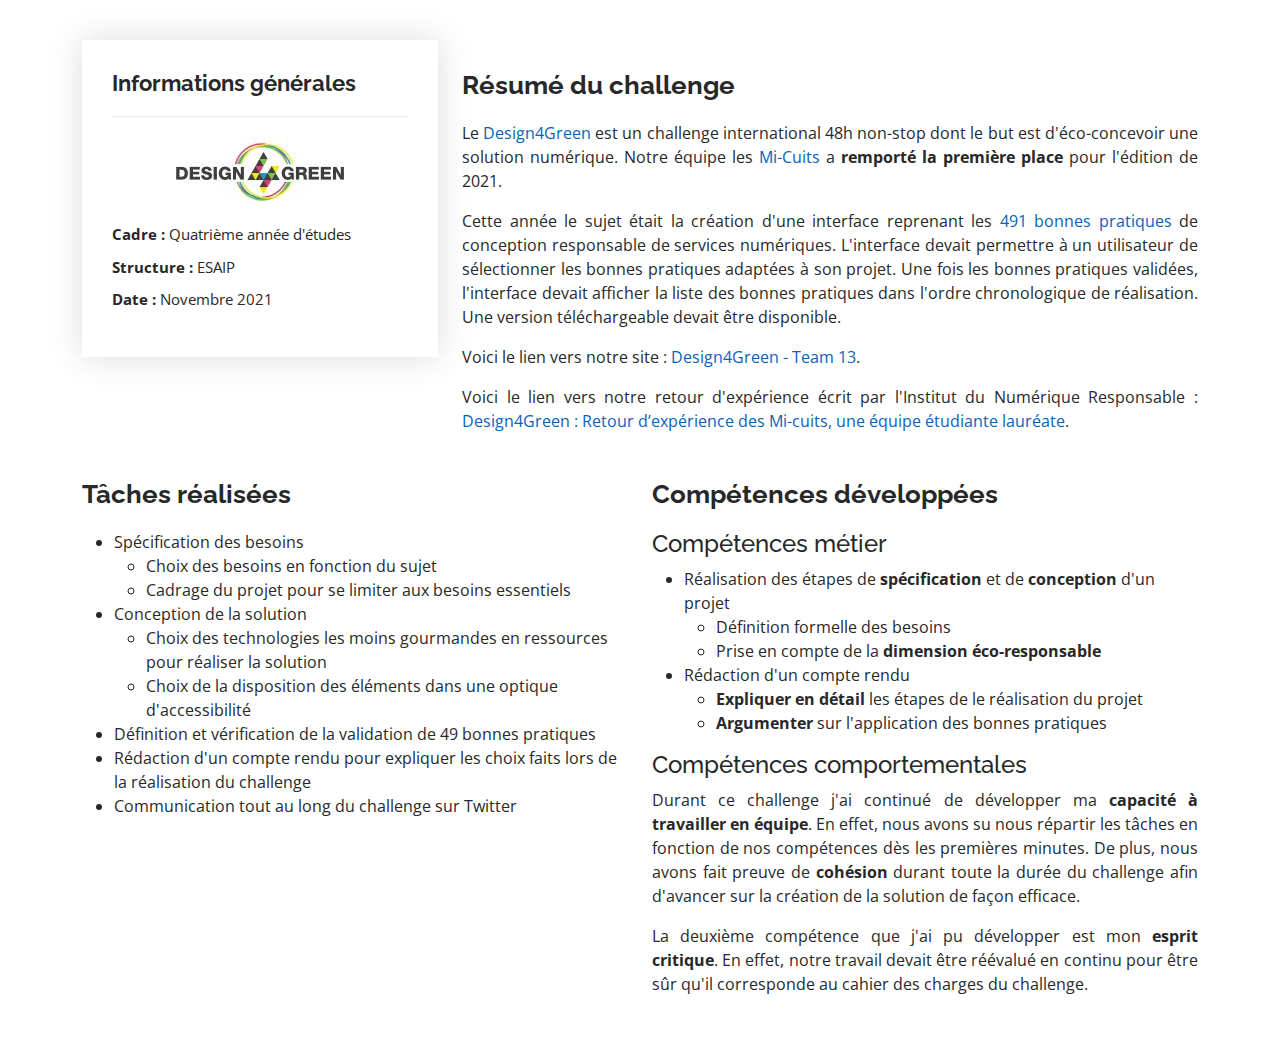
<file: html/design4green-details.html>
<!DOCTYPE html>
<html lang="en">

<head>
  <meta charset="utf-8">
  <meta content="width=device-width, initial-scale=1.0" name="viewport">

  <title>Design4Green</title>
  <meta content="" name="description">
  <meta content="" name="keywords">

  <!-- Favicons -->
  <link href="../assets/img/favicon.png" rel="icon">
  <link href="../assets/img/apple-touch-icon.png" rel="apple-touch-icon">

  <!-- Google Fonts -->
  <link
    href="https://fonts.googleapis.com/css?family=Open+Sans:300,300i,400,400i,600,600i,700,700i|Raleway:300,300i,400,400i,500,500i,600,600i,700,700i|Poppins:300,300i,400,400i,500,500i,600,600i,700,700i"
    rel="stylesheet">

  <!-- Vendor CSS Files -->
  <link href="../assets/vendor/aos/aos.css" rel="stylesheet">
  <link href="../assets/vendor/bootstrap/css/bootstrap.min.css" rel="stylesheet">
  <link href="../assets/vendor/bootstrap-icons/bootstrap-icons.css" rel="stylesheet">
  <link href="../assets/vendor/boxicons/css/boxicons.min.css" rel="stylesheet">
  <link href="../assets/vendor/glightbox/css/glightbox.min.css" rel="stylesheet">
  <link href="../assets/vendor/swiper/swiper-bundle.min.css" rel="stylesheet">

  <!-- Template Main CSS File -->
  <link href="../assets/css/style.css" rel="stylesheet">

  <!-- =======================================================
  * Template Name: MyResume - v4.6.0
  * Template URL: https://bootstrapmade.com/free-html-bootstrap-template-my-resume/
  * Author: BootstrapMade.com
  * License: https://bootstrapmade.com/license/
  ======================================================== -->
</head>

<body>

  <main id="main" class="main-details">

    <!-- ======= Portfolio Details Section ======= -->
    <section id="portfolio-details" class="portfolio-details">
      <div class="container">

        <div class="row gy-4">

          <div class="col-lg-4">
            <div class="portfolio-info">
              <h3>Informations générales</h3>
              <img src="../assets/img/portfolio/DESIGN4GREEN_logo_min.jpg" class="mb-3 mx-auto d-block"
                alt="Logo YourOSoft KFT">
              <ul>
                <li><strong>Cadre :</strong> Quatrième année d'études</li>
                <li><strong>Structure :</strong> ESAIP</li>
                <li><strong>Date :</strong> Novembre 2021</li>
              </ul>
            </div>
          </div>

          <div class="col-lg-8">
            <div class="portfolio-description">
              <h2>Résumé du challenge</h2>
              <p>
                Le <a href="https://design4green.org/" target="_blank">Design4Green</a> est un challenge international
                48h non-stop dont le but est d'éco-concevoir une solution
                numérique. Notre équipe les <a href="https://twitter.com/mi_cuits" target="_blank">Mi-Cuits</a> a
                <b>remporté la première place</b> pour l'édition de 2021.
              </p>
              <p>
                Cette année le sujet était la création d'une interface reprenant les <a
                  href="https://gr491.isit-europe.org/" target="_blank">491 bonnes pratiques</a> de conception
                responsable de services numériques. L'interface devait permettre à un utilisateur de sélectionner les
                bonnes pratiques adaptées à son projet. Une fois les bonnes pratiques validées, l'interface devait
                afficher la liste des bonnes pratiques dans l'ordre chronologique de réalisation. Une version
                téléchargeable devait être disponible.
              </p>
              <p>
                Voici le lien vers notre site : <a href="design4green/index.html" target="_blank">Design4Green - Team
                  13</a>.
              </p>
              <p>Voici le lien vers notre retour d'expérience écrit par l'Institut du Numérique Responsable : <a
                  href="https://institutnr.org/design4green-rex-equipe-etudiante" target="_blank">Design4Green : Retour
                  d’expérience des Mi-cuits, une équipe étudiante lauréate</a>.</p>
            </div>
          </div>

        </div>

        <div class="row gy-4">

          <div class="col-lg-6">
            <div class="portfolio-description">
              <h2>Tâches réalisées</h2>
              <ul>
                <li>Spécification des besoins</li>
                <ul>
                  <li>Choix des besoins en fonction du sujet</li>
                  <li>Cadrage du projet pour se limiter aux besoins essentiels</li>
                </ul>
                <li>Conception de la solution</li>
                <ul>
                  <li>Choix des technologies les moins gourmandes en ressources pour réaliser la solution</li>
                  <li>Choix de la disposition des éléments dans une optique d'accessibilité</li>
                </ul>
                <li>Définition et vérification de la validation de 49 bonnes pratiques</li>
                <li>Rédaction d'un compte rendu pour expliquer les choix faits lors de la réalisation du challenge</li>
                <li>Communication tout au long du challenge sur Twitter</li>
              </ul>
            </div>
          </div>

          <div class="col-lg-6">
            <div class="portfolio-description">
              <h2>Compétences développées</h2>
              <h4>Compétences métier</h4>
              <ul>
                <li>Réalisation des étapes de <strong>spécification</strong> et de <strong>conception</strong> d'un
                  projet</li>
                <ul>
                  <li>Définition formelle des besoins</li>
                  <li>Prise en compte de la <strong>dimension éco-responsable</strong></li>
                </ul>
                <li>Rédaction d'un compte rendu</li>
                <ul>
                  <li><strong>Expliquer en détail</strong> les étapes de le réalisation du projet</li>
                  <li><strong>Argumenter</strong> sur l'application des bonnes pratiques</li>
                </ul>
              </ul>
              <h4>Compétences comportementales</h4>
              <p>
                Durant ce challenge j'ai continué de développer ma <strong>capacité à travailler en équipe</strong>. En
                effet, nous avons su nous répartir les tâches en fonction de nos compétences dès les premières minutes.
                De plus, nous avons fait preuve de <strong>cohésion</strong> durant toute la durée du challenge afin
                d'avancer sur la
                création de la solution de façon efficace.
              </p>
              <p>
                La deuxième compétence que j'ai pu développer est mon <strong>esprit critique</strong>. En effet, notre
                travail devait
                être réévalué en continu pour être sûr qu'il corresponde au cahier des charges du challenge.
              </p>
            </div>
          </div>

        </div>

      </div>
    </section><!-- End Portfolio Details Section -->

  </main><!-- End #main -->

  <!--<div id="preloader"></div>-->
  <a href="#" class="back-to-top d-flex align-items-center justify-content-center"><i
      class="bi bi-arrow-up-short"></i></a>

  <!-- Vendor JS Files -->
  <script src="../assets/vendor/aos/aos.js"></script>
  <script src="../assets/vendor/bootstrap/js/bootstrap.bundle.min.js"></script>
  <script src="../assets/vendor/glightbox/js/glightbox.min.js"></script>
  <script src="../assets/vendor/isotope-layout/isotope.pkgd.min.js"></script>
  <script src="../assets/vendor/php-email-form/validate.js"></script>
  <script src="../assets/vendor/purecounter/purecounter.js"></script>
  <script src="../assets/vendor/swiper/swiper-bundle.min.js"></script>
  <script src="../assets/vendor/typed.js/typed.min.js"></script>
  <script src="../assets/vendor/waypoints/noframework.waypoints.js"></script>

  <!-- Template Main JS File -->
  <script src="../assets/js/main.js"></script>

</body>

</html>
</file>
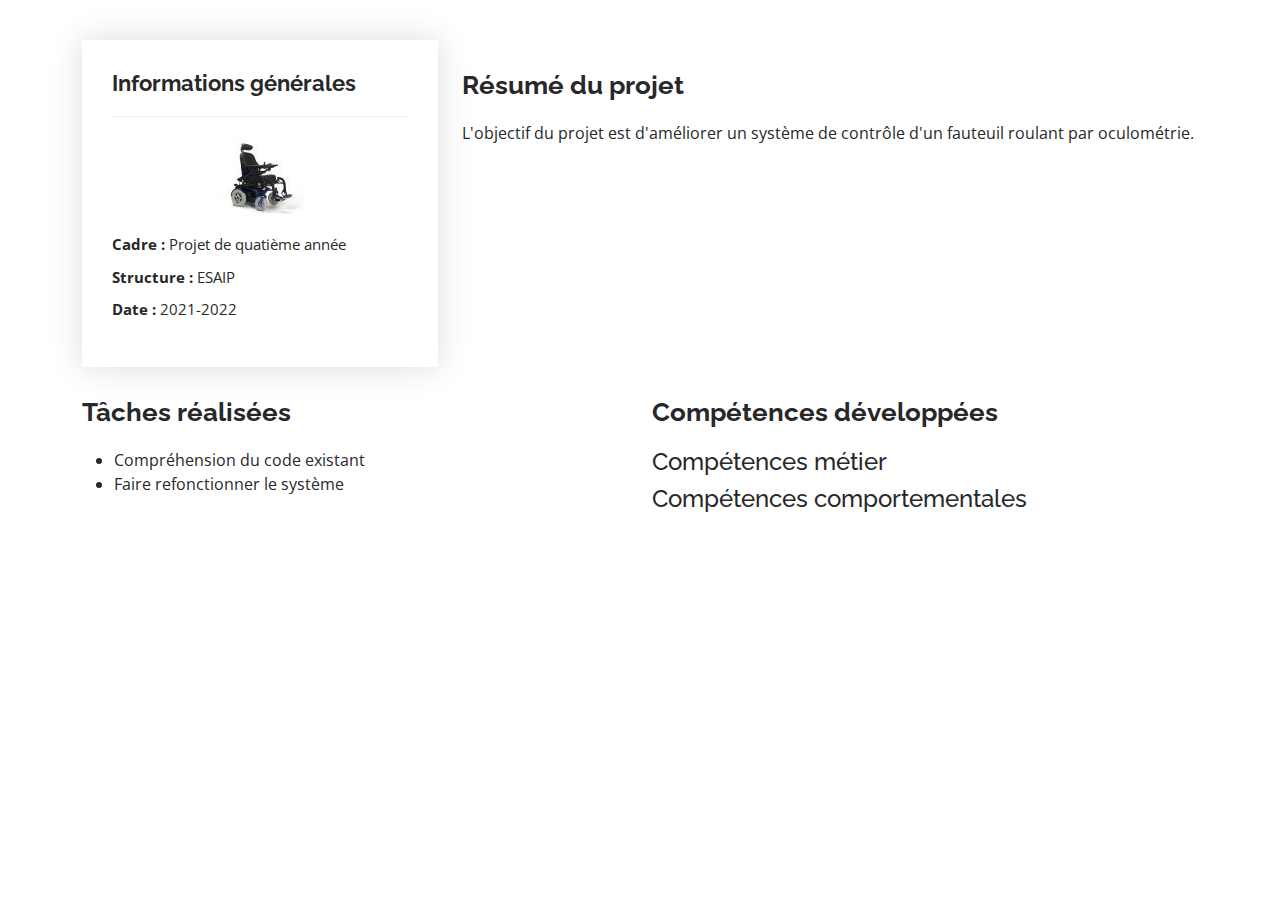
<file: html/fauteuil-details.html>
<!DOCTYPE html>
<html lang="en">

<head>
  <meta charset="utf-8">
  <meta content="width=device-width, initial-scale=1.0" name="viewport">

  <title>Projet IR4</title>
  <meta content="" name="description">
  <meta content="" name="keywords">

  <!-- Favicons -->
  <link href="../assets/img/favicon.png" rel="icon">
  <link href="../assets/img/apple-touch-icon.png" rel="apple-touch-icon">

  <!-- Google Fonts -->
  <link
    href="https://fonts.googleapis.com/css?family=Open+Sans:300,300i,400,400i,600,600i,700,700i|Raleway:300,300i,400,400i,500,500i,600,600i,700,700i|Poppins:300,300i,400,400i,500,500i,600,600i,700,700i"
    rel="stylesheet">

  <!-- Vendor CSS Files -->
  <link href="../assets/vendor/aos/aos.css" rel="stylesheet">
  <link href="../assets/vendor/bootstrap/css/bootstrap.min.css" rel="stylesheet">
  <link href="../assets/vendor/bootstrap-icons/bootstrap-icons.css" rel="stylesheet">
  <link href="../assets/vendor/boxicons/css/boxicons.min.css" rel="stylesheet">
  <link href="../assets/vendor/glightbox/css/glightbox.min.css" rel="stylesheet">
  <link href="../assets/vendor/swiper/swiper-bundle.min.css" rel="stylesheet">

  <!-- Template Main CSS File -->
  <link href="../assets/css/style.css" rel="stylesheet">

  <!-- =======================================================
  * Template Name: MyResume - v4.6.0
  * Template URL: https://bootstrapmade.com/free-html-bootstrap-template-my-resume/
  * Author: BootstrapMade.com
  * License: https://bootstrapmade.com/license/
  ======================================================== -->
</head>

<body>

  <main id="main" class="main-details">

    <!-- ======= Portfolio Details Section ======= -->
    <section id="portfolio-details" class="portfolio-details">
      <div class="container">

        <div class="row gy-4">

          <div class="col-lg-4">
            <div class="portfolio-info">
              <h3>Informations générales</h3>
              <img src="../assets/img/portfolio/fauteuil-roulant-electrique_min.jpg" class="mb-3 mx-auto d-block"
                alt="Logo YourOSoft KFT">
              <ul>
                <li><strong>Cadre :</strong> Projet de quatième année</li>
                <li><strong>Structure :</strong> ESAIP</li>
                <li><strong>Date :</strong> 2021-2022</li>
              </ul>
            </div>
          </div>

          <div class="col-lg-8">
            <div class="portfolio-description">
              <h2>Résumé du projet</h2>
              <p>
                L'objectif du projet est d'améliorer un système de contrôle d'un fauteuil roulant par oculométrie.
              </p>
            </div>
          </div>

        </div>

        <div class="row gy-4">

          <div class="col-lg-6">
            <div class="portfolio-description">
              <h2>Tâches réalisées</h2>
              <ul>
                <li>Compréhension du code existant</li>
                <li>Faire refonctionner le système</li>
              </ul>
            </div>
          </div>

          <div class="col-lg-6">
            <div class="portfolio-description">
              <h2>Compétences développées</h2>
              <h4>Compétences métier</h4>
              
              <h4>Compétences comportementales</h4>
              
            </div>
          </div>

        </div>

      </div>
    </section><!-- End Portfolio Details Section -->

  </main><!-- End #main -->

  <!--<div id="preloader"></div>-->
  <a href="#" class="back-to-top d-flex align-items-center justify-content-center"><i
      class="bi bi-arrow-up-short"></i></a>

  <!-- Vendor JS Files -->
  <script src="../assets/vendor/aos/aos.js"></script>
  <script src="../assets/vendor/bootstrap/js/bootstrap.bundle.min.js"></script>
  <script src="../assets/vendor/glightbox/js/glightbox.min.js"></script>
  <script src="../assets/vendor/isotope-layout/isotope.pkgd.min.js"></script>
  <script src="../assets/vendor/php-email-form/validate.js"></script>
  <script src="../assets/vendor/purecounter/purecounter.js"></script>
  <script src="../assets/vendor/swiper/swiper-bundle.min.js"></script>
  <script src="../assets/vendor/typed.js/typed.min.js"></script>
  <script src="../assets/vendor/waypoints/noframework.waypoints.js"></script>

  <!-- Template Main JS File -->
  <script src="../assets/js/main.js"></script>

</body>

</html>
</file>
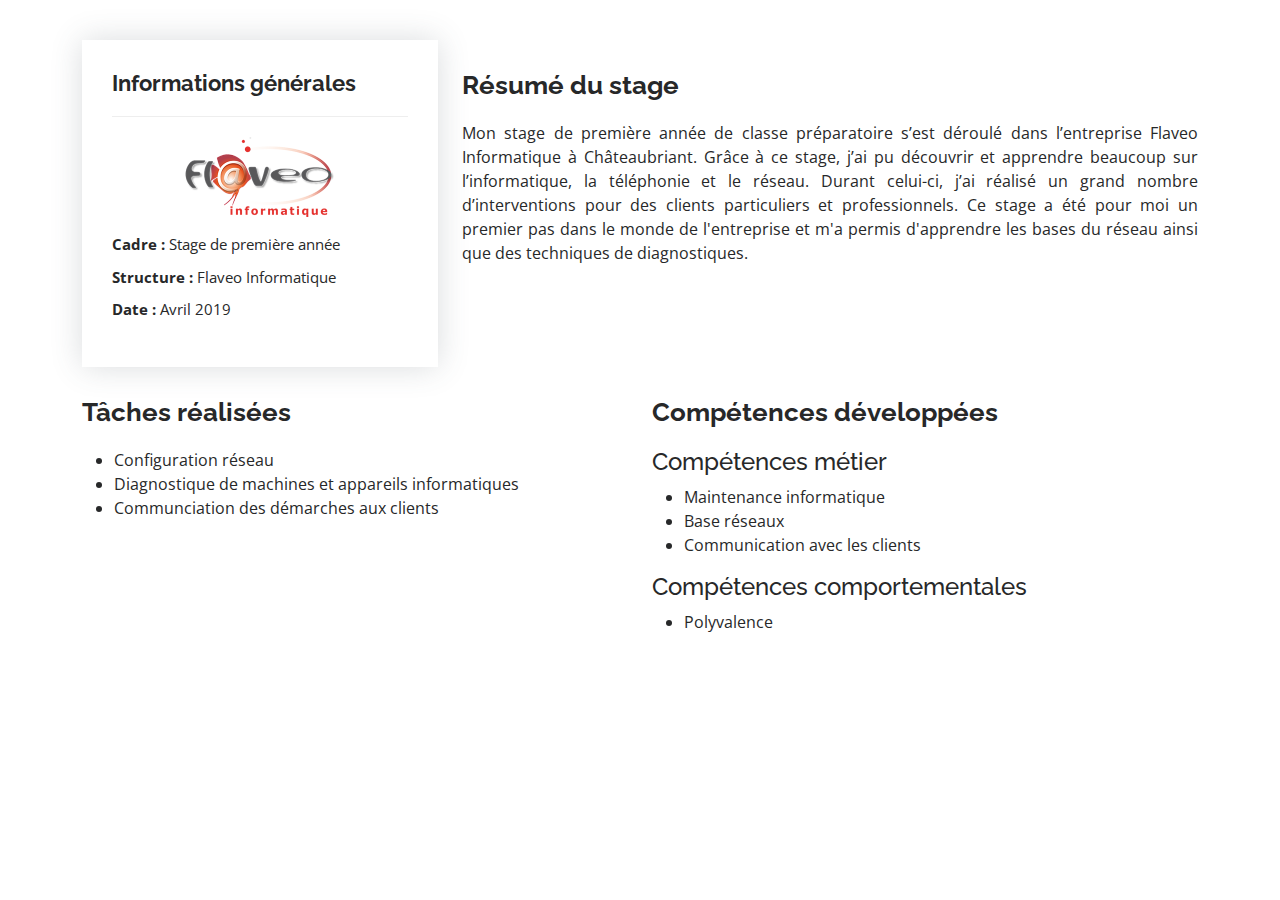
<file: html/flaveo-details.html>
<!DOCTYPE html>
<html lang="en">

<head>
  <meta charset="utf-8">
  <meta content="width=device-width, initial-scale=1.0" name="viewport">

  <title>Flaveo Informatique</title>
  <meta content="" name="description">
  <meta content="" name="keywords">

  <!-- Favicons -->
  <link href="../assets/img/favicon.png" rel="icon">
  <link href="../assets/img/apple-touch-icon.png" rel="apple-touch-icon">

  <!-- Google Fonts -->
  <link
    href="https://fonts.googleapis.com/css?family=Open+Sans:300,300i,400,400i,600,600i,700,700i|Raleway:300,300i,400,400i,500,500i,600,600i,700,700i|Poppins:300,300i,400,400i,500,500i,600,600i,700,700i"
    rel="stylesheet">

  <!-- Vendor CSS Files -->
  <link href="../assets/vendor/aos/aos.css" rel="stylesheet">
  <link href="../assets/vendor/bootstrap/css/bootstrap.min.css" rel="stylesheet">
  <link href="../assets/vendor/bootstrap-icons/bootstrap-icons.css" rel="stylesheet">
  <link href="../assets/vendor/boxicons/css/boxicons.min.css" rel="stylesheet">
  <link href="../assets/vendor/glightbox/css/glightbox.min.css" rel="stylesheet">
  <link href="../assets/vendor/swiper/swiper-bundle.min.css" rel="stylesheet">

  <!-- Template Main CSS File -->
  <link href="../assets/css/style.css" rel="stylesheet">

  <!-- =======================================================
  * Template Name: MyResume - v4.6.0
  * Template URL: https://bootstrapmade.com/free-html-bootstrap-template-my-resume/
  * Author: BootstrapMade.com
  * License: https://bootstrapmade.com/license/
  ======================================================== -->
</head>

<body>

  <main id="main" class="main-details">

    <!-- ======= Portfolio Details Section ======= -->
    <section id="portfolio-details" class="portfolio-details">
      <div class="container">

        <div class="row gy-4">

          <div class="col-lg-4">
            <div class="portfolio-info">
              <h3>Informations générales</h3>
              <img src="../assets/img/portfolio/flaveo_min.png" class="mb-3 mx-auto d-block"
                alt="Logo Flaveo Informatique">
              <ul>
                <li><strong>Cadre :</strong> Stage de première année</li>
                <li><strong>Structure :</strong> Flaveo Informatique</li>
                <li><strong>Date :</strong> Avril 2019</li>
              </ul>
            </div>
          </div>

          <div class="col-lg-8">
            <div class="portfolio-description">
              <h2>Résumé du stage</h2>
              <p>
                Mon stage de première année de classe préparatoire s’est déroulé dans l’entreprise Flaveo Informatique à
                Châteaubriant. Grâce à ce stage, j’ai pu découvrir et apprendre beaucoup sur l’informatique, la
                téléphonie et le réseau. Durant celui-ci, j’ai réalisé un grand nombre d’interventions pour des clients
                particuliers et professionnels. Ce stage a été pour moi un premier pas dans le monde de l'entreprise et
                m'a permis d'apprendre les bases du réseau ainsi que des techniques de diagnostiques.
              </p>
            </div>
          </div>

        </div>

        <div class="row gy-4">

          <div class="col-lg-6">
            <div class="portfolio-description">
              <h2>Tâches réalisées</h2>
              <ul>
                <li>Configuration réseau</li>
                <li>Diagnostique de machines et appareils informatiques</li>
                <li>Communciation des démarches aux clients</li>
              </ul>
            </div>
          </div>

          <div class="col-lg-6">
            <div class="portfolio-description">
              <h2>Compétences développées</h2>
              <h4>Compétences métier</h4>
              <ul>
                <li>Maintenance informatique</li>
                <li>Base réseaux</li>
                <li>Communication avec les clients</li>
              </ul>
              <h4>Compétences comportementales</h4>
              <ul>
                <li>Polyvalence</li>
              </ul>
            </div>
          </div>

        </div>

      </div>
    </section><!-- End Portfolio Details Section -->

  </main><!-- End #main -->

  <!--<div id="preloader"></div>-->
  <a href="#" class="back-to-top d-flex align-items-center justify-content-center"><i
      class="bi bi-arrow-up-short"></i></a>

  <!-- Vendor JS Files -->
  <script src="../assets/vendor/aos/aos.js"></script>
  <script src="../assets/vendor/bootstrap/js/bootstrap.bundle.min.js"></script>
  <script src="../assets/vendor/glightbox/js/glightbox.min.js"></script>
  <script src="../assets/vendor/isotope-layout/isotope.pkgd.min.js"></script>
  <script src="../assets/vendor/php-email-form/validate.js"></script>
  <script src="../assets/vendor/purecounter/purecounter.js"></script>
  <script src="../assets/vendor/swiper/swiper-bundle.min.js"></script>
  <script src="../assets/vendor/typed.js/typed.min.js"></script>
  <script src="../assets/vendor/waypoints/noframework.waypoints.js"></script>

  <!-- Template Main JS File -->
  <script src="../assets/js/main.js"></script>

</body>

</html>
</file>
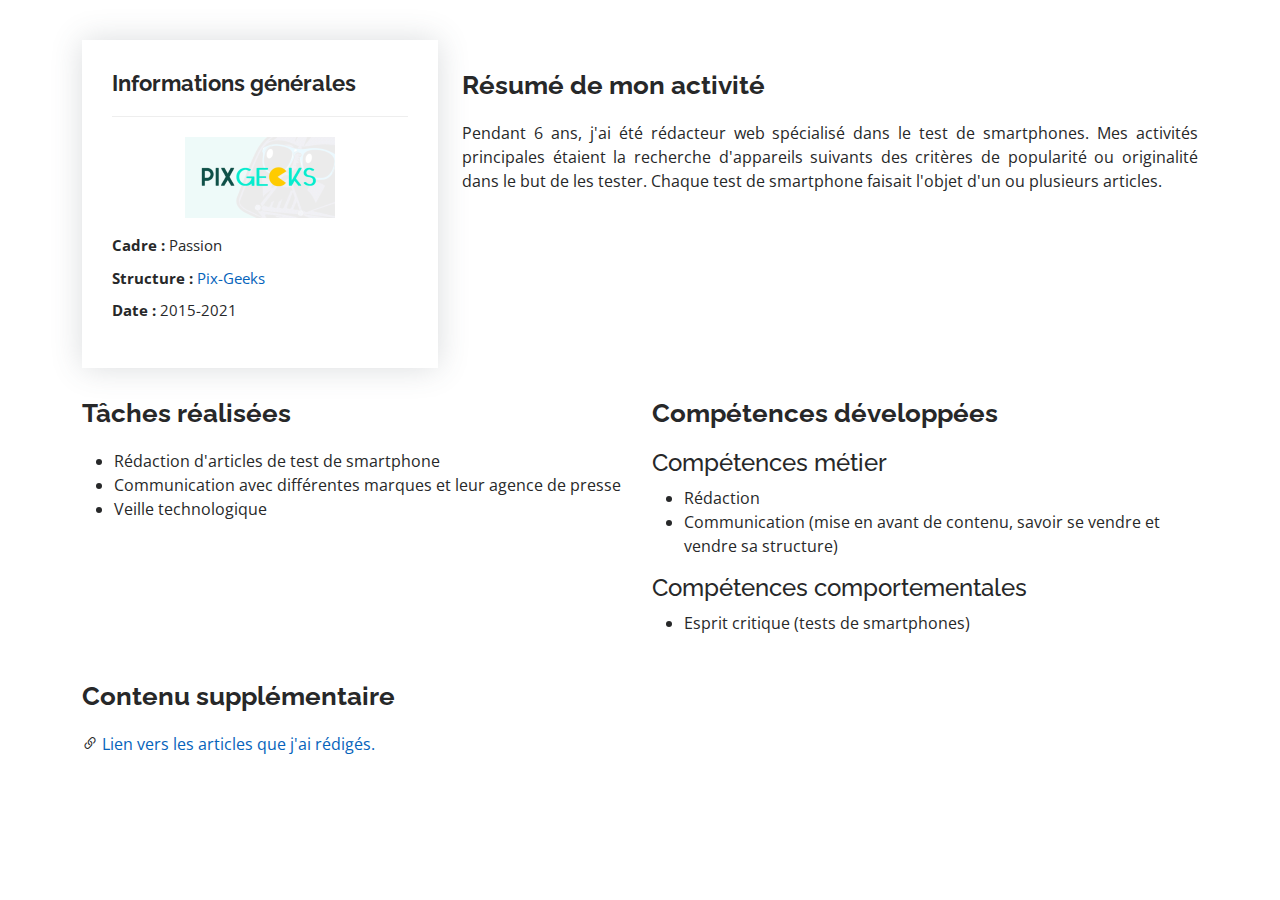
<file: html/pixgeeks-details.html>
<!DOCTYPE html>
<html lang="en">

<head>
  <meta charset="utf-8">
  <meta content="width=device-width, initial-scale=1.0" name="viewport">

  <title>Pix-Geeks</title>
  <meta content="" name="description">
  <meta content="" name="keywords">

  <!-- Favicons -->
  <link href="../assets/img/favicon.png" rel="icon">
  <link href="../assets/img/apple-touch-icon.png" rel="apple-touch-icon">

  <!-- Google Fonts -->
  <link
    href="https://fonts.googleapis.com/css?family=Open+Sans:300,300i,400,400i,600,600i,700,700i|Raleway:300,300i,400,400i,500,500i,600,600i,700,700i|Poppins:300,300i,400,400i,500,500i,600,600i,700,700i"
    rel="stylesheet">

  <!-- Vendor CSS Files -->
  <link href="../assets/vendor/aos/aos.css" rel="stylesheet">
  <link href="../assets/vendor/bootstrap/css/bootstrap.min.css" rel="stylesheet">
  <link href="../assets/vendor/bootstrap-icons/bootstrap-icons.css" rel="stylesheet">
  <link href="../assets/vendor/boxicons/css/boxicons.min.css" rel="stylesheet">
  <link href="../assets/vendor/glightbox/css/glightbox.min.css" rel="stylesheet">
  <link href="../assets/vendor/swiper/swiper-bundle.min.css" rel="stylesheet">

  <!-- Template Main CSS File -->
  <link href="../assets/css/style.css" rel="stylesheet">

  <!-- =======================================================
  * Template Name: MyResume - v4.6.0
  * Template URL: https://bootstrapmade.com/free-html-bootstrap-template-my-resume/
  * Author: BootstrapMade.com
  * License: https://bootstrapmade.com/license/
  ======================================================== -->
</head>

<body>

  <main id="main">

    <!-- ======= Portfolio Details Section ======= -->
    <section id="portfolio-details" class="portfolio-details">
      <div class="container">

        <div class="row gy-4">

          <div class="col-lg-4">
            <div class="portfolio-info">
              <h3>Informations générales</h3>
              <img src="../assets/img/portfolio/pixgeeks_min.png" class="mb-3 mx-auto d-block" alt="Logo Pix-Geeks">
              <ul>
                <li><strong>Cadre :</strong> Passion</li>
                <li><strong>Structure :</strong> <a href="https://pix-geeks.com/" target="_blank">Pix-Geeks</a></li>
                <li><strong>Date :</strong> 2015-2021</li>
              </ul>
            </div>
          </div>

          <div class="col-lg-8">
            <div class="portfolio-description">
              <h2>Résumé de mon activité</h2>
              <p>
                Pendant 6 ans, j'ai été rédacteur web spécialisé dans le test de smartphones. Mes activités principales
                étaient la recherche d'appareils suivants des critères de popularité ou originalité dans le but de les
                tester. Chaque test de smartphone faisait l'objet d'un ou plusieurs articles.
              </p>
            </div>
          </div>

        </div>

        <div class="row gy-4">

          <div class="col-lg-6">
            <div class="portfolio-description">
              <h2>Tâches réalisées</h2>
              <ul>
                <li>Rédaction d'articles de test de smartphone</li>
                <li>Communication avec différentes marques et leur agence de presse</li>
                <li>Veille technologique</li>
              </ul>
            </div>
          </div>

          <div class="col-lg-6">
            <div class="portfolio-description">
              <h2>Compétences développées</h2>
              <h4>Compétences métier</h4>
              <ul>
                <li>Rédaction</li>
                <li>Communication (mise en avant de contenu, savoir se vendre et vendre sa structure)</li>
              </ul>
              <h4>Compétences comportementales</h4>
              <ul>
                <li>Esprit critique (tests de smartphones)</li>
              </ul>
            </div>
          </div>

        </div>

        <div class="row gy-4">
          <div class="portfolio-description">
            <h2>Contenu supplémentaire</h2>
            <p>
              <i class="bi bi-link-45deg"></i><a href="https://pix-geeks.com/blog/c940475d240f5c6b/" target="_blank">
                Lien vers les articles que j'ai rédigés.</a>
            </p>
          </div>
        </div>

      </div>
    </section><!-- End Portfolio Details Section -->

  </main><!-- End #main -->

  <!--<div id="preloader"></div>-->
  <a href="#" class="back-to-top d-flex align-items-center justify-content-center"><i
      class="bi bi-arrow-up-short"></i></a>

  <!-- Vendor JS Files -->
  <script src="../assets/vendor/aos/aos.js"></script>
  <script src="../assets/vendor/bootstrap/js/bootstrap.bundle.min.js"></script>
  <script src="../assets/vendor/glightbox/js/glightbox.min.js"></script>
  <script src="../assets/vendor/isotope-layout/isotope.pkgd.min.js"></script>
  <script src="../assets/vendor/php-email-form/validate.js"></script>
  <script src="../assets/vendor/purecounter/purecounter.js"></script>
  <script src="../assets/vendor/swiper/swiper-bundle.min.js"></script>
  <script src="../assets/vendor/typed.js/typed.min.js"></script>
  <script src="../assets/vendor/waypoints/noframework.waypoints.js"></script>

  <!-- Template Main JS File -->
  <script src="../assets/js/main.js"></script>

</body>

</html>
</file>
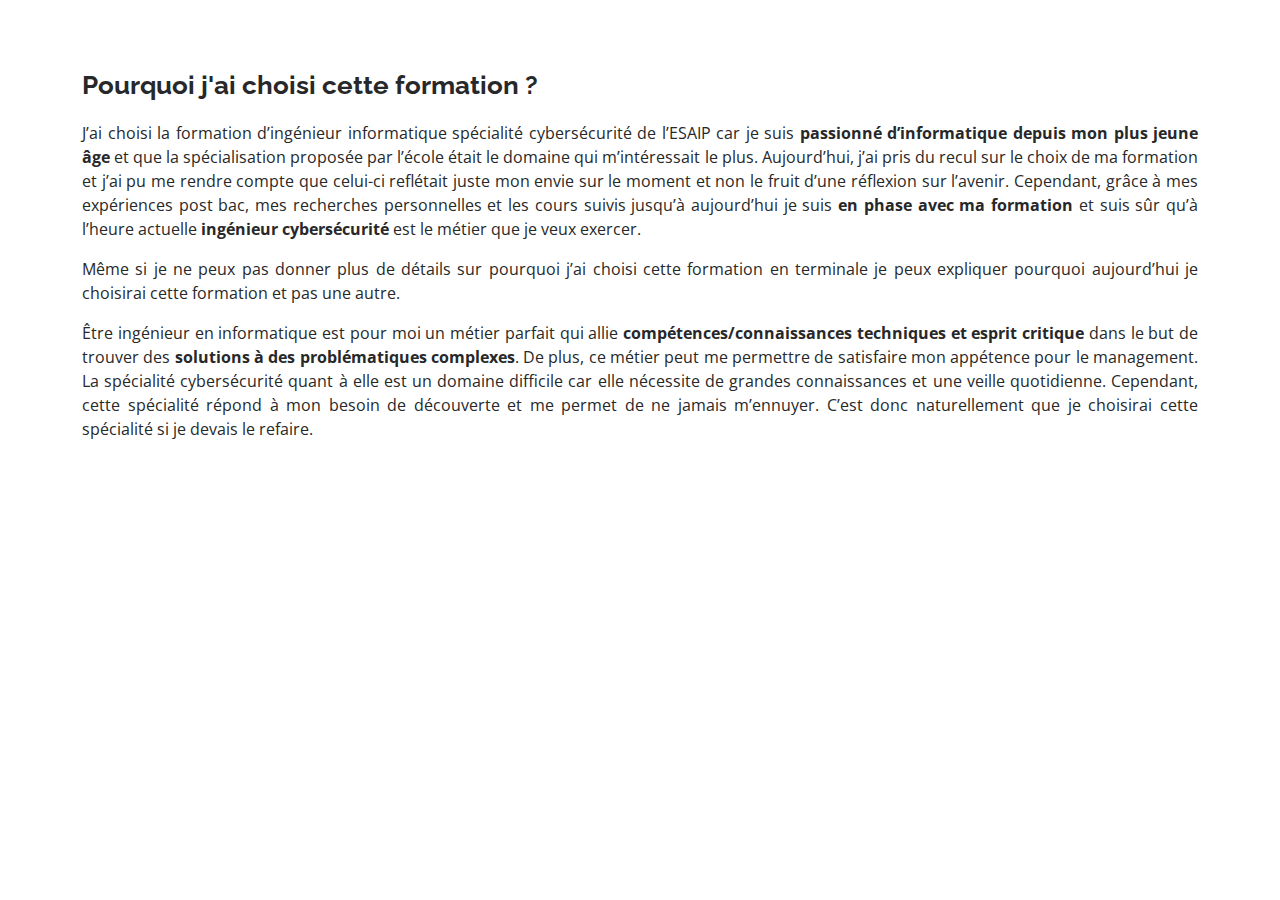
<file: html/pro-project-details-1.html>
<!DOCTYPE html>
<html lang="en">

<head>
  <meta charset="utf-8">
  <meta content="width=device-width, initial-scale=1.0" name="viewport">

  <title>Pourquoi devenir ingénieur ?</title>
  <meta content="" name="description">
  <meta content="" name="keywords">

  <!-- Favicons -->
  <link href="../assets/img/favicon.png" rel="icon">
  <link href="../assets/img/apple-touch-icon.png" rel="apple-touch-icon">

  <!-- Google Fonts -->
  <link
    href="https://fonts.googleapis.com/css?family=Open+Sans:300,300i,400,400i,600,600i,700,700i|Raleway:300,300i,400,400i,500,500i,600,600i,700,700i|Poppins:300,300i,400,400i,500,500i,600,600i,700,700i"
    rel="stylesheet">

  <!-- Vendor CSS Files -->
  <link href="../assets/vendor/aos/aos.css" rel="stylesheet">
  <link href="../assets/vendor/bootstrap/css/bootstrap.min.css" rel="stylesheet">
  <link href="../assets/vendor/bootstrap-icons/bootstrap-icons.css" rel="stylesheet">
  <link href="../assets/vendor/boxicons/css/boxicons.min.css" rel="stylesheet">
  <link href="../assets/vendor/glightbox/css/glightbox.min.css" rel="stylesheet">
  <link href="../assets/vendor/swiper/swiper-bundle.min.css" rel="stylesheet">

  <!-- Template Main CSS File -->
  <link href="../assets/css/style.css" rel="stylesheet">

  <!-- =======================================================
  * Template Name: MyResume - v4.6.0
  * Template URL: https://bootstrapmade.com/free-html-bootstrap-template-my-resume/
  * Author: BootstrapMade.com
  * License: https://bootstrapmade.com/license/
  ======================================================== -->
</head>

<body>

  <main id="main" class="main-details">

    <!-- ======= Portfolio Details Section ======= -->
    <section id="portfolio-details" class="portfolio-details">
      <div class="container">

        <div class="row gy-4">

          <div class="col-lg-12">
            <div class="portfolio-description">
              <h2>Pourquoi j'ai choisi cette formation ?</h2>
              <p>J’ai choisi la formation d’ingénieur informatique spécialité cybersécurité de l’ESAIP car je suis
                <strong>passionné d’informatique depuis mon plus jeune âge</strong> et que la spécialisation proposée
                par l’école était le domaine qui m’intéressait le plus. Aujourd’hui, j’ai pris du recul sur le choix de
                ma formation et
                j’ai pu me rendre compte que celui-ci reflétait juste mon envie sur le moment et non le fruit d’une
                réflexion sur l’avenir. Cependant, grâce à mes expériences post bac, mes recherches personnelles et les
                cours suivis jusqu’à aujourd’hui je suis <strong>en phase avec ma formation</strong> et suis sûr qu’à
                l’heure actuelle <strong>ingénieur cybersécurité</strong> est le métier que je veux exercer.
              </p>
              <p>Même si je ne peux pas donner plus de détails sur pourquoi j’ai choisi cette formation en terminale je
                peux expliquer pourquoi aujourd’hui je choisirai cette formation et pas une autre.</p>
              <p>Être ingénieur en informatique est pour moi un métier parfait qui allie <strong>compétences/connaissances
                techniques et esprit critique</strong> dans le but de trouver des <strong>solutions à des problématiques complexes</strong>. De
                plus, ce métier peut me permettre de satisfaire mon appétence pour le management. La spécialité
                cybersécurité quant à elle est un domaine difficile car elle nécessite de grandes connaissances et une
                veille quotidienne. Cependant, cette spécialité répond à mon besoin de découverte et me permet de ne
                jamais m’ennuyer. C’est donc naturellement que je choisirai cette spécialité si je devais le refaire.
              </p>
            </div>
          </div>

        </div>

      </div>
    </section><!-- End Portfolio Details Section -->

  </main><!-- End #main -->

  <!--<div id="preloader"></div>-->
  <a href="#" class="back-to-top d-flex align-items-center justify-content-center"><i
      class="bi bi-arrow-up-short"></i></a>

  <!-- Vendor JS Files -->
  <script src="../assets/vendor/aos/aos.js"></script>
  <script src="../assets/vendor/bootstrap/js/bootstrap.bundle.min.js"></script>
  <script src="../assets/vendor/glightbox/js/glightbox.min.js"></script>
  <script src="../assets/vendor/isotope-layout/isotope.pkgd.min.js"></script>
  <script src="../assets/vendor/php-email-form/validate.js"></script>
  <script src="../assets/vendor/purecounter/purecounter.js"></script>
  <script src="../assets/vendor/swiper/swiper-bundle.min.js"></script>
  <script src="../assets/vendor/typed.js/typed.min.js"></script>
  <script src="../assets/vendor/waypoints/noframework.waypoints.js"></script>

  <!-- Template Main JS File -->
  <script src="../assets/js/main.js"></script>

</body>

</html>
</file>
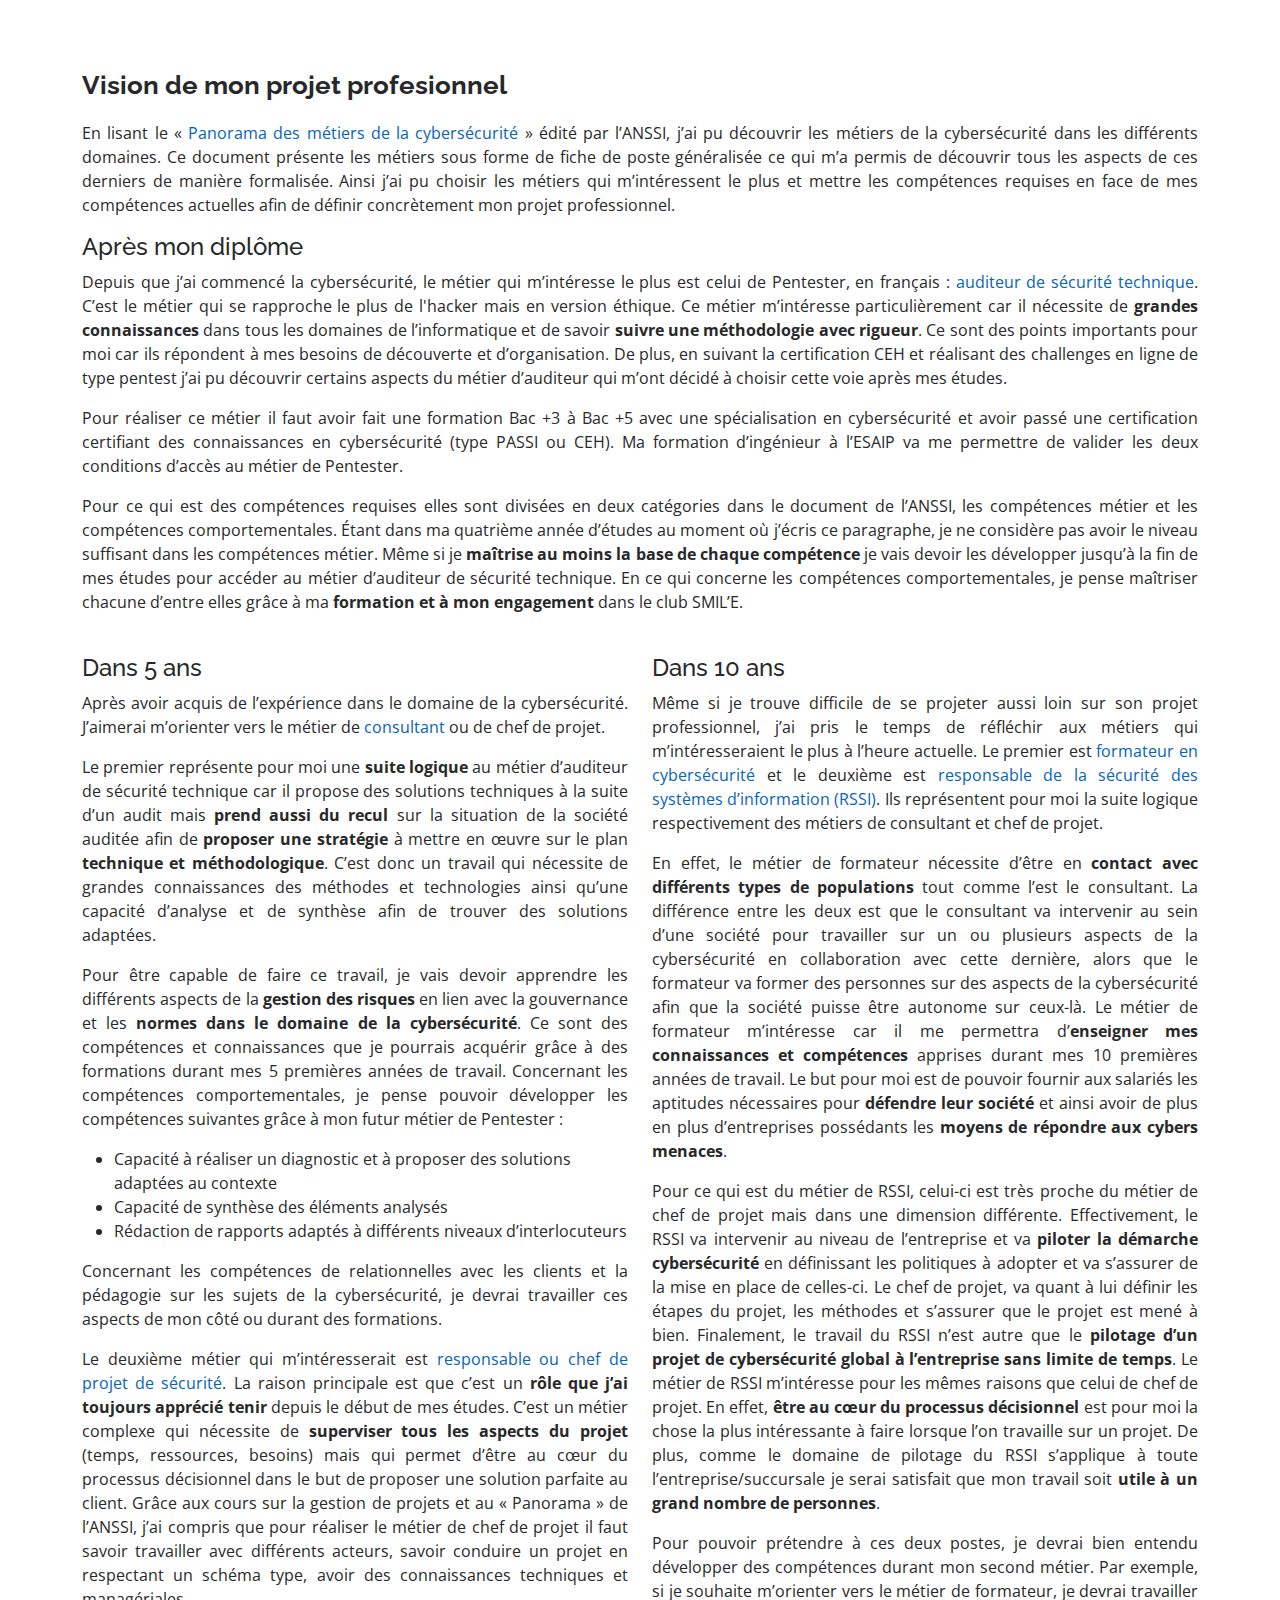
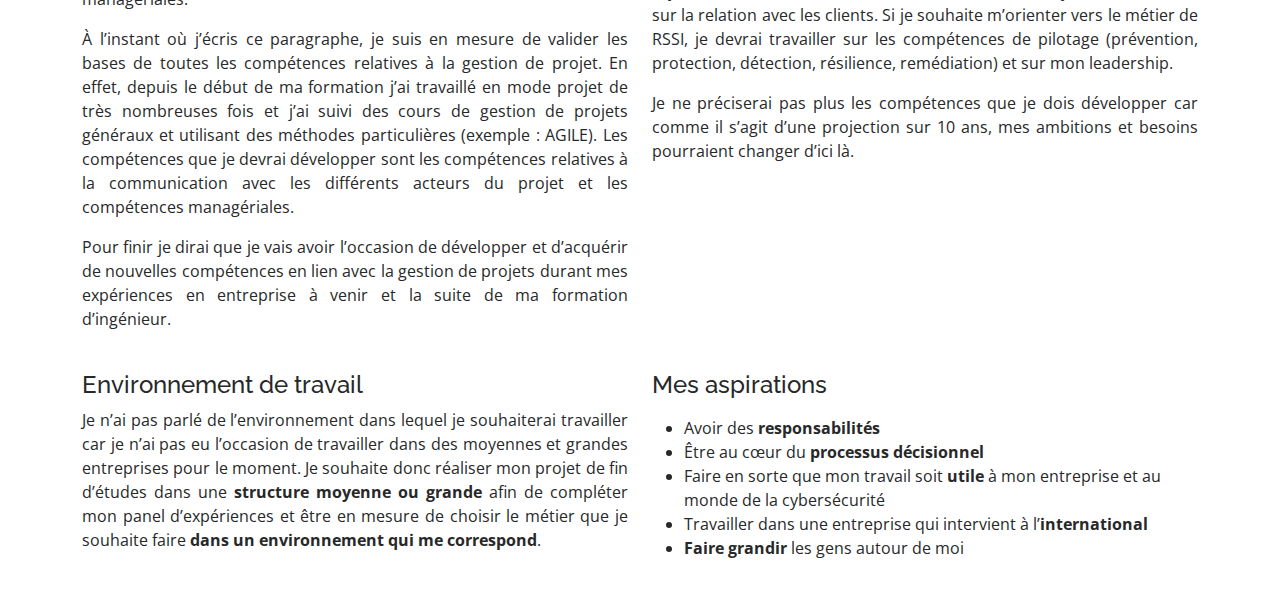
<file: html/pro-project-details-2.html>
<!DOCTYPE html>
<html lang="en">

<head>
  <meta charset="utf-8">
  <meta content="width=device-width, initial-scale=1.0" name="viewport">

  <title>YourOSoft KFT</title>
  <meta content="" name="description">
  <meta content="" name="keywords">

  <!-- Favicons -->
  <link href="../assets/img/favicon.png" rel="icon">
  <link href="../assets/img/apple-touch-icon.png" rel="apple-touch-icon">

  <!-- Google Fonts -->
  <link
    href="https://fonts.googleapis.com/css?family=Open+Sans:300,300i,400,400i,600,600i,700,700i|Raleway:300,300i,400,400i,500,500i,600,600i,700,700i|Poppins:300,300i,400,400i,500,500i,600,600i,700,700i"
    rel="stylesheet">

  <!-- Vendor CSS Files -->
  <link href="../assets/vendor/aos/aos.css" rel="stylesheet">
  <link href="../assets/vendor/bootstrap/css/bootstrap.min.css" rel="stylesheet">
  <link href="../assets/vendor/bootstrap-icons/bootstrap-icons.css" rel="stylesheet">
  <link href="../assets/vendor/boxicons/css/boxicons.min.css" rel="stylesheet">
  <link href="../assets/vendor/glightbox/css/glightbox.min.css" rel="stylesheet">
  <link href="../assets/vendor/swiper/swiper-bundle.min.css" rel="stylesheet">

  <!-- Template Main CSS File -->
  <link href="../assets/css/style.css" rel="stylesheet">

  <!-- =======================================================
  * Template Name: MyResume - v4.6.0
  * Template URL: https://bootstrapmade.com/free-html-bootstrap-template-my-resume/
  * Author: BootstrapMade.com
  * License: https://bootstrapmade.com/license/
  ======================================================== -->
</head>

<body>

  <main id="main" class="main-details">

    <!-- ======= Portfolio Details Section ======= -->
    <section id="portfolio-details" class="portfolio-details">
      <div class="container">

        <div class="row gy-4">

          <div class="col-lg-12">
            <div class="portfolio-description">
              <h2>Vision de mon projet profesionnel</h2>
              <p>En lisant le « <a
                  href="https://www.ssi.gouv.fr/uploads/2015/07/anssi-panorama_metiers_cybersecurite-2020.pdf"
                  target="_blank">Panorama des métiers de la cybersécurité</a> » édité par l’ANSSI, j’ai pu découvrir
                les
                métiers de la cybersécurité dans les différents domaines. Ce document présente les métiers sous forme
                de fiche de poste généralisée ce qui m’a permis de découvrir tous les aspects de ces derniers de manière
                formalisée. Ainsi j’ai pu choisir les métiers qui m’intéressent le plus et mettre les compétences
                requises en face de mes compétences actuelles afin de définir concrètement mon projet professionnel.</p>
              <h4>Après mon diplôme</h4>
              <p>Depuis que j’ai commencé la cybersécurité, le métier qui m’intéresse le plus est celui de Pentester,
                en français : <a
                  href="https://www.ssi.gouv.fr/uploads/2015/07/anssi-panorama_metiers_cybersecurite-2020.pdf#page=33"
                  target="_blank">auditeur de sécurité technique</a>. C’est le métier qui se rapproche le plus de
                l'hacker mais en version éthique. Ce métier m’intéresse particulièrement car il nécessite de
                <strong>grandes
                  connaissances</strong> dans tous les domaines de l’informatique et de savoir <strong>suivre une
                  méthodologie avec
                  rigueur</strong>. Ce sont des points importants pour moi car ils répondent à mes besoins de découverte
                et
                d’organisation. De plus, en suivant la certification CEH et réalisant des challenges en ligne de type
                pentest j’ai pu découvrir certains aspects du métier d’auditeur qui m’ont décidé à choisir cette voie
                après mes études.</p>
              <p>Pour réaliser ce métier il faut avoir fait une formation Bac +3 à Bac +5 avec une spécialisation en
                cybersécurité et avoir passé une certification certifiant des connaissances en cybersécurité (type
                PASSI ou CEH). Ma formation d’ingénieur à l’ESAIP va me permettre de valider les deux conditions d’accès
                au métier de Pentester.</p>
              <p>Pour ce qui est des compétences requises elles sont divisées en deux catégories dans le document de
                l’ANSSI, les compétences métier et les compétences comportementales. Étant dans ma quatrième année
                d’études au moment où j’écris ce paragraphe, je ne considère pas avoir le niveau suffisant dans les
                compétences métier. Même si je <strong>maîtrise au moins la base de chaque compétence</strong> je vais
                devoir les
                développer jusqu’à la fin de mes études pour accéder au métier d’auditeur de sécurité technique. En ce
                qui concerne les compétences comportementales, je pense maîtriser chacune d’entre elles grâce à ma
                <strong>formation et à mon engagement</strong> dans le club SMIL’E.
              </p>
            </div>
          </div>

          <div class="col-lg-6">
            <h4>Dans 5 ans</h4>
            <p>Après avoir acquis de l’expérience dans le domaine de la cybersécurité. J’aimerai m’orienter vers le
              métier de <a
                href="https://www.ssi.gouv.fr/uploads/2015/07/anssi-panorama_metiers_cybersecurite-2020.pdf#page=49"
                target="_blank">consultant</a> ou de chef de projet.</p>
            <p>Le premier représente pour moi une <strong>suite logique</strong> au métier d’auditeur de sécurité
              technique car il
              propose des solutions techniques à la suite d’un audit mais <strong>prend aussi du recul</strong> sur la
              situation de la
              société auditée afin de <strong>proposer une stratégie</strong> à mettre en œuvre sur le plan
              <strong>technique et méthodologique</strong>.
              C’est donc un travail qui nécessite de grandes connaissances des méthodes et technologies ainsi qu’une
              capacité d’analyse et de synthèse afin de trouver des solutions adaptées.</p>
            <p>Pour être capable de faire ce travail, je vais devoir apprendre les différents aspects de la
              <strong>gestion des
                risques</strong> en lien avec la gouvernance et les <strong>normes dans le domaine de la
                cybersécurité</strong>. Ce sont des
              compétences et connaissances que je pourrais acquérir grâce à des formations durant mes 5 premières années
              de travail. Concernant les compétences comportementales, je pense pouvoir développer les compétences
              suivantes grâce à mon futur métier de Pentester :</p>
            <p>
            <ul>
              <li>Capacité à réaliser un diagnostic et à proposer des solutions adaptées au contexte</li>
              <li>Capacité de synthèse des éléments analysés</li>
              <li>Rédaction de rapports adaptés à différents niveaux d’interlocuteurs</li>
            </ul>
            </p>
            <p>Concernant les compétences de relationnelles avec les clients et la pédagogie sur les sujets de la
              cybersécurité, je devrai travailler ces aspects de mon côté ou durant des formations.</p>
            <p>Le deuxième métier qui m’intéresserait est <a
                href="https://www.ssi.gouv.fr/uploads/2015/07/anssi-panorama_metiers_cybersecurite-2020.pdf#page=17"
                target="_blank">responsable ou chef de projet de sécurité</a>. La raison principale est que c’est un
              <strong>rôle que j’ai toujours apprécié tenir</strong> depuis le début de mes études. C’est un métier
              complexe qui
              nécessite de <strong>superviser tous les aspects du projet</strong> (temps, ressources, besoins) mais qui
              permet d’être au
              cœur du processus décisionnel dans le but de proposer une solution parfaite au client. Grâce aux cours sur
              la gestion de projets et au « Panorama » de l’ANSSI, j’ai compris que pour réaliser le métier de chef de
              projet il faut savoir travailler avec différents acteurs, savoir conduire un projet en respectant un
              schéma type, avoir des connaissances techniques et managériales.
            </p>
            <p>À l’instant où j’écris ce paragraphe, je suis en mesure de valider les bases de toutes les compétences
              relatives à la gestion de projet. En effet, depuis le début de ma formation j’ai travaillé en mode projet
              de très nombreuses fois et j’ai suivi des cours de gestion de projets généraux et utilisant des méthodes
              particulières (exemple : AGILE). Les compétences que je devrai développer sont les compétences relatives à
              la communication avec les différents acteurs du projet et les compétences managériales.</p>
            <p>Pour finir je dirai que je vais avoir l’occasion de développer et d’acquérir de nouvelles compétences en
              lien avec la gestion de projets durant mes expériences en entreprise à venir et la suite de ma formation
              d’ingénieur.</p>
          </div>

          <div class="col-lg-6">
            <h4>Dans 10 ans</h4>
            <p>Même si je trouve difficile de se projeter aussi loin sur son projet professionnel, j’ai pris le temps de
              réfléchir aux métiers qui m’intéresseraient le plus à l’heure actuelle. Le premier est <a
                href="https://www.ssi.gouv.fr/uploads/2015/07/anssi-panorama_metiers_cybersecurite-2020.pdf#page=51"
                target="_blank">formateur en cybersécurité</a> et le deuxième est <a
                href="https://www.ssi.gouv.fr/uploads/2015/07/anssi-panorama_metiers_cybersecurite-2020.pdf#page=10"
                target="_blank">responsable de la sécurité des systèmes d’information (RSSI)</a>. Ils représentent pour
              moi la suite logique respectivement des métiers de consultant et chef de projet.</p>
            <p>En effet, le métier de formateur nécessite d’être en <strong>contact avec différents types de
                populations</strong> tout
              comme l’est le consultant. La différence entre les deux est que le consultant va intervenir au sein d’une
              société pour travailler sur un ou plusieurs aspects de la cybersécurité en collaboration avec cette
              dernière, alors que le formateur va former des personnes sur des aspects de la cybersécurité afin que la
              société puisse être autonome sur ceux-là. Le métier de formateur m’intéresse car il me permettra
              d’<strong>enseigner mes connaissances et compétences</strong> apprises durant mes 10 premières années de
              travail. Le but
              pour moi est de pouvoir fournir aux salariés les aptitudes nécessaires pour <strong>défendre leur
                société</strong> et ainsi
              avoir de plus en plus d’entreprises possédants les <strong>moyens de répondre aux cybers menaces</strong>.
            </p>
            <p>Pour ce qui est du métier de RSSI, celui-ci est très proche du métier de chef de projet mais dans une
              dimension différente. Effectivement, le RSSI va intervenir au niveau de l’entreprise et va <strong>piloter
                la
                démarche cybersécurité</strong> en définissant les politiques à adopter et va s’assurer de la mise en
              place de
              celles-ci. Le chef de projet, va quant à lui définir les étapes du projet, les méthodes et s’assurer que
              le projet est mené à bien. Finalement, le travail du RSSI n’est autre que le <strong>pilotage d’un projet
                de
                cybersécurité global à l’entreprise sans limite de temps</strong>. Le métier de RSSI m’intéresse pour
              les mêmes
              raisons que celui de chef de projet. En effet, <strong>être au cœur du processus décisionnel</strong> est pour moi la chose
              la plus intéressante à faire lorsque l’on travaille sur un projet. De plus, comme le domaine de pilotage
              du RSSI s’applique à toute l’entreprise/succursale je serai satisfait que mon travail soit <strong>utile à un
                grand nombre de personnes</strong>.</p>
            <p>Pour pouvoir prétendre à ces deux postes, je devrai bien entendu développer des compétences durant mon
              second métier. Par exemple, si je souhaite m’orienter vers le métier de formateur, je devrai travailler
              sur la relation avec les clients. Si je souhaite m’orienter vers le métier de RSSI, je devrai travailler
              sur les compétences de pilotage (prévention, protection, détection, résilience, remédiation) et sur mon
              leadership.</p>
            <p>Je ne préciserai pas plus les compétences que je dois développer car comme il s’agit d’une projection sur
              10 ans, mes ambitions et besoins pourraient changer d’ici là.</p>
          </div>

          <div class="col-lg-6">
            <h4>Environnement de travail</h4>
            <p>Je n’ai pas parlé de l’environnement dans lequel je souhaiterai travailler car je n’ai pas eu l’occasion
              de travailler dans des moyennes et grandes entreprises pour le moment. Je souhaite donc réaliser mon
              projet de fin d’études dans une <strong>structure moyenne ou grande</strong> afin de compléter mon panel d’expériences et
              être en mesure de choisir le métier que je souhaite faire <strong>dans un environnement qui me correspond</strong>.</p>
          </div>
          <div class="col-lg-6">
            <h4>Mes aspirations</h4>
            <p>
            <ul>
              <li>Avoir des <strong>responsabilités</strong></li>
              <li>Être au cœur du <strong>processus décisionnel</strong></li>
              <li>Faire en sorte que mon travail soit <strong>utile</strong> à mon entreprise et au monde de la cybersécurité</li>
              <li>Travailler dans une entreprise qui intervient à l’<strong>international</strong></li>
              <li><strong>Faire grandir</strong> les gens autour de moi</li>
            </ul>
            </p>
          </div>
        </div>

      </div>
    </section><!-- End Portfolio Details Section -->

  </main><!-- End #main -->

  <!--<div id="preloader"></div>-->
  <a href="#" class="back-to-top d-flex align-items-center justify-content-center"><i
      class="bi bi-arrow-up-short"></i></a>

  <!-- Vendor JS Files -->
  <script src="../assets/vendor/aos/aos.js"></script>
  <script src="../assets/vendor/bootstrap/js/bootstrap.bundle.min.js"></script>
  <script src="../assets/vendor/glightbox/js/glightbox.min.js"></script>
  <script src="../assets/vendor/isotope-layout/isotope.pkgd.min.js"></script>
  <script src="../assets/vendor/php-email-form/validate.js"></script>
  <script src="../assets/vendor/purecounter/purecounter.js"></script>
  <script src="../assets/vendor/swiper/swiper-bundle.min.js"></script>
  <script src="../assets/vendor/typed.js/typed.min.js"></script>
  <script src="../assets/vendor/waypoints/noframework.waypoints.js"></script>

  <!-- Template Main JS File -->
  <script src="../assets/js/main.js"></script>

</body>

</html>
</file>
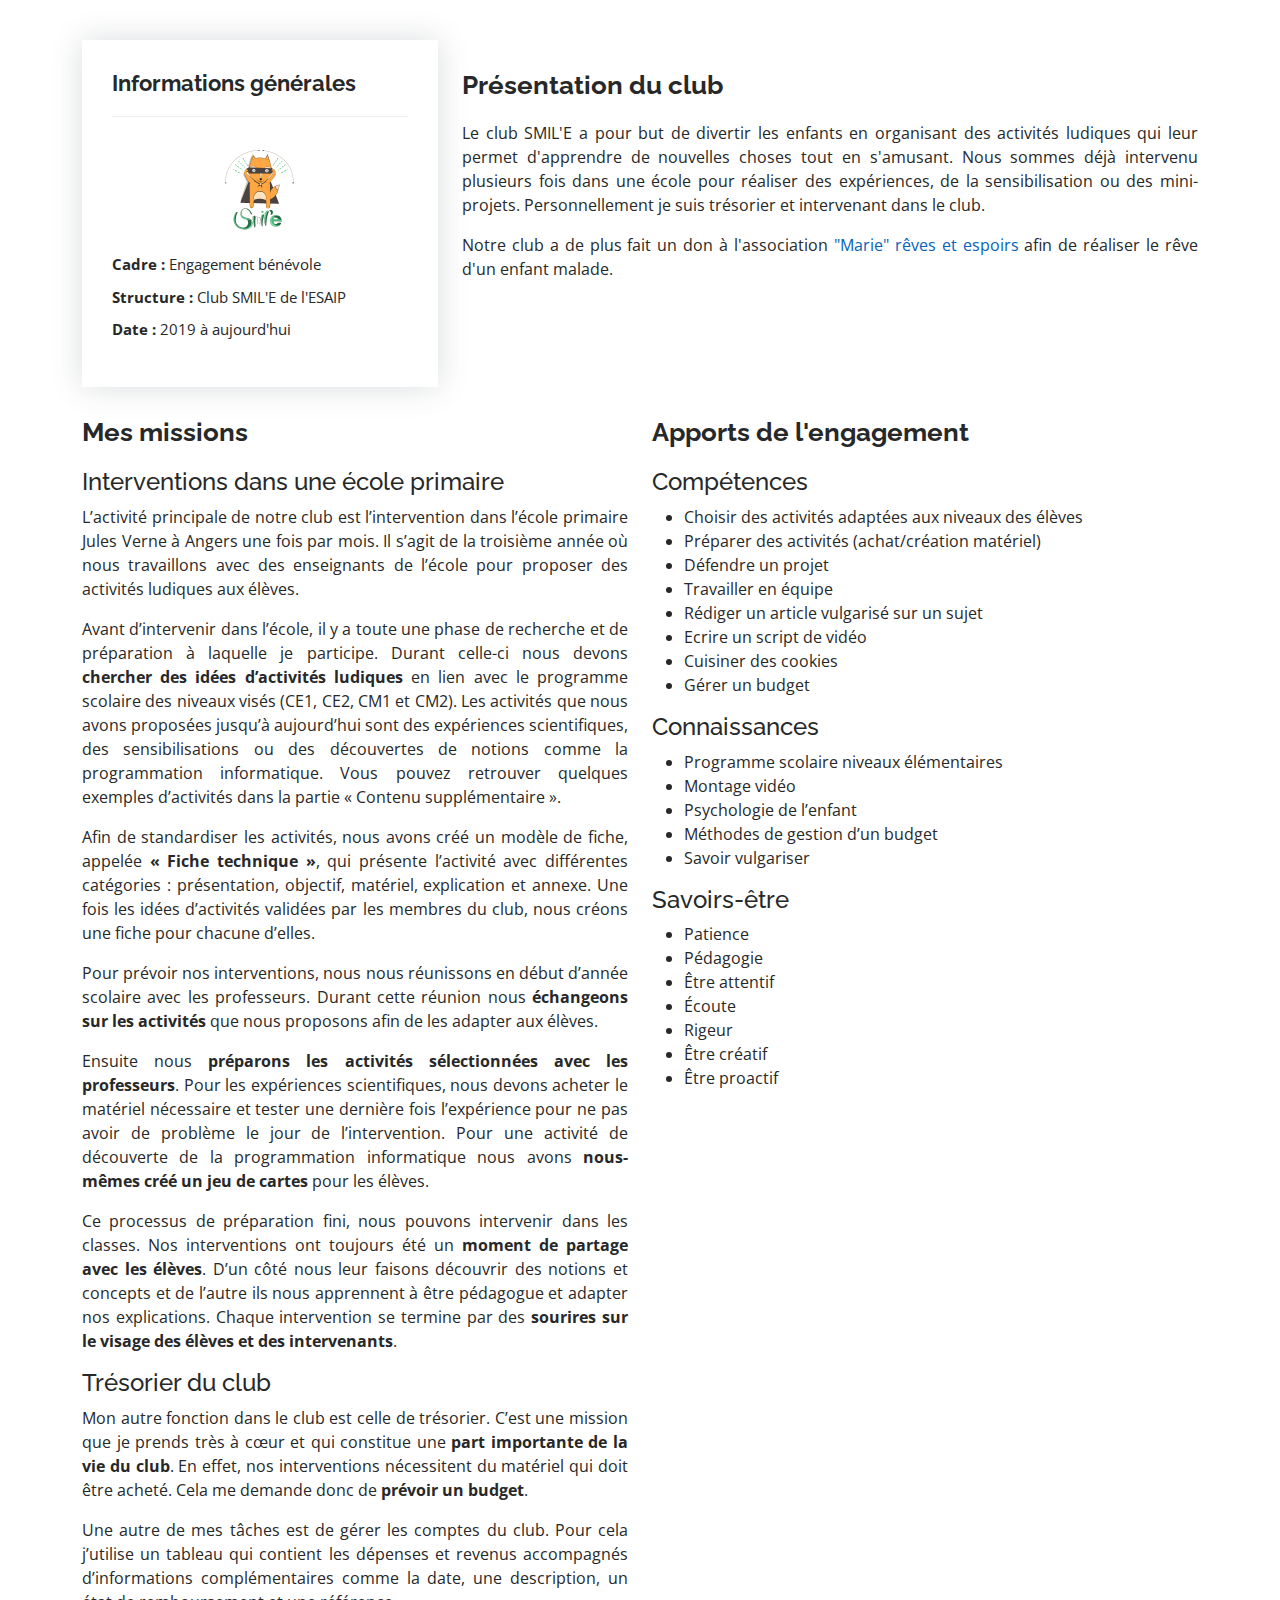
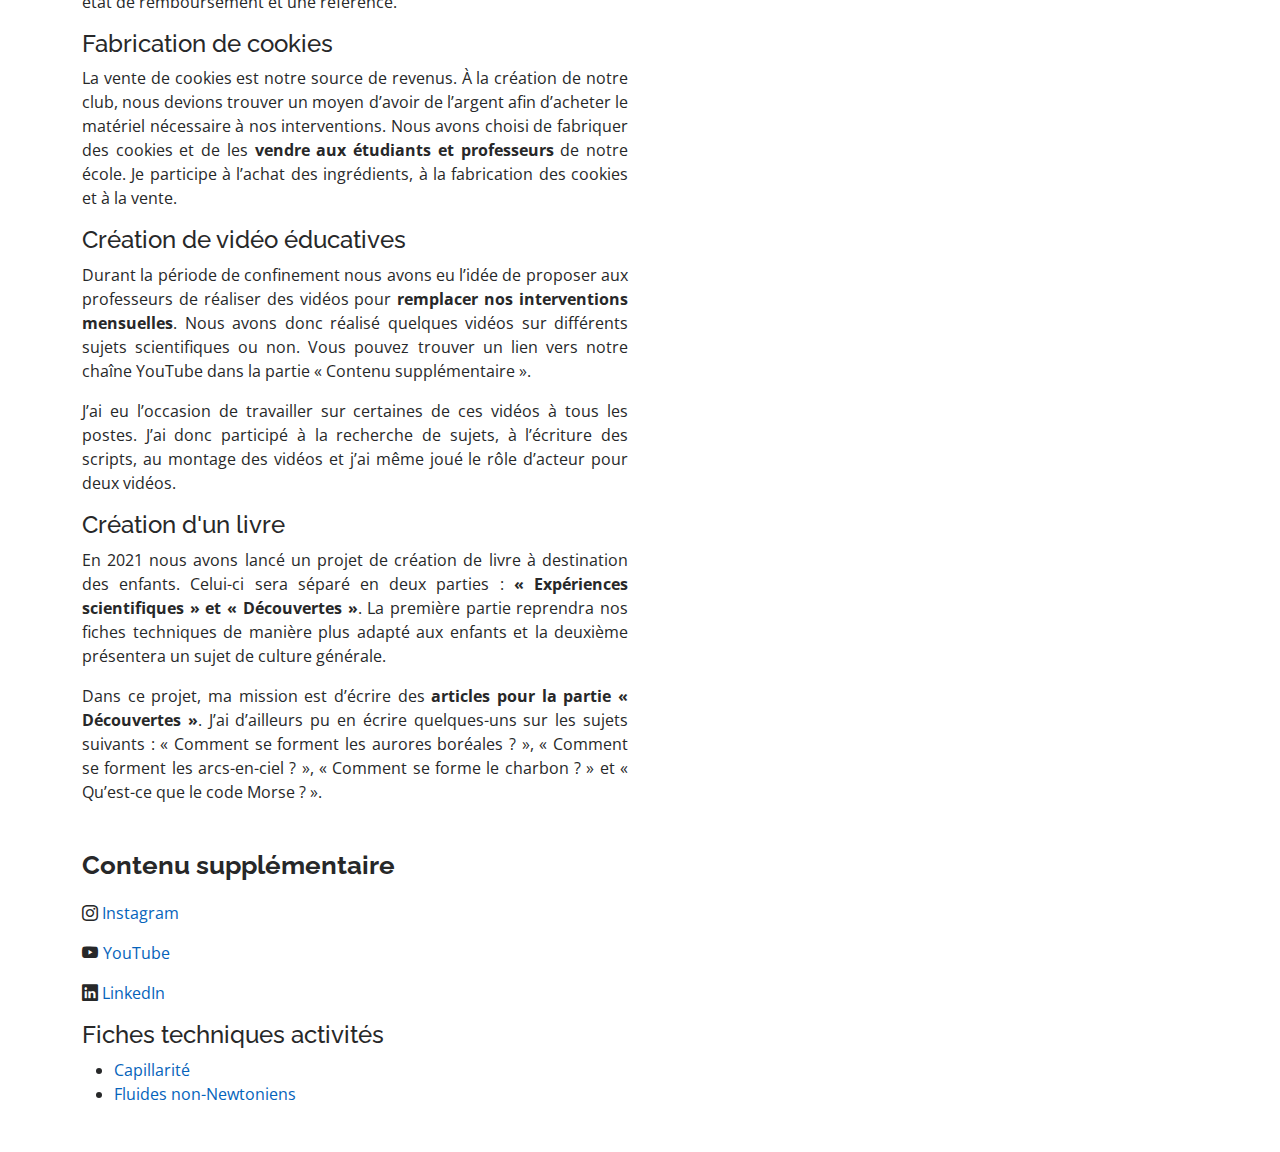
<file: html/smile-details.html>
<!DOCTYPE html>
<html lang="en">

<head>
  <meta charset="utf-8">
  <meta content="width=device-width, initial-scale=1.0" name="viewport">

  <title>SMIL'E</title>
  <meta content="" name="description">
  <meta content="" name="keywords">

  <!-- Favicons -->
  <link href="../assets/img/favicon.png" rel="icon">
  <link href="../assets/img/apple-touch-icon.png" rel="apple-touch-icon">

  <!-- Google Fonts -->
  <link
    href="https://fonts.googleapis.com/css?family=Open+Sans:300,300i,400,400i,600,600i,700,700i|Raleway:300,300i,400,400i,500,500i,600,600i,700,700i|Poppins:300,300i,400,400i,500,500i,600,600i,700,700i"
    rel="stylesheet">

  <!-- Vendor CSS Files -->
  <link href="../assets/vendor/aos/aos.css" rel="stylesheet">
  <link href="../assets/vendor/bootstrap/css/bootstrap.min.css" rel="stylesheet">
  <link href="../assets/vendor/bootstrap-icons/bootstrap-icons.css" rel="stylesheet">
  <link href="../assets/vendor/boxicons/css/boxicons.min.css" rel="stylesheet">
  <link href="../assets/vendor/glightbox/css/glightbox.min.css" rel="stylesheet">
  <link href="../assets/vendor/swiper/swiper-bundle.min.css" rel="stylesheet">

  <!-- Template Main CSS File -->
  <link href="../assets/css/style.css" rel="stylesheet">

  <!-- =======================================================
  * Template Name: MyResume - v4.6.0
  * Template URL: https://bootstrapmade.com/free-html-bootstrap-template-my-resume/
  * Author: BootstrapMade.com
  * License: https://bootstrapmade.com/license/
  ======================================================== -->
</head>

<body>

  <main id="main" class="main-details">

    <!-- ======= Portfolio Details Section ======= -->
    <section id="portfolio-details" class="portfolio-details">
      <div class="container">

        <div class="row gy-4">

          <div class="col-lg-4">
            <div class="portfolio-info">
              <h3>Informations générales</h3>
              <img src="../assets/img/portfolio/smile_min.png" class="mb-3 mx-auto d-block" alt="Logo SMIL'E">
              <ul>
                <li><strong>Cadre :</strong> Engagement bénévole</li>
                <li><strong>Structure :</strong> Club SMIL'E de l'ESAIP</li>
                <li><strong>Date :</strong> 2019 à aujourd'hui</li>
              </ul>
            </div>
          </div>

          <div class="col-lg-8">
            <div class="portfolio-description">
              <h2>Présentation du club</h2>
              <p>
                Le club SMIL'E a pour but de divertir les enfants en organisant des activités ludiques qui leur
                permet d'apprendre de nouvelles choses tout en s'amusant. Nous sommes déjà intervenu plusieurs fois
                dans une école pour réaliser des expériences, de la sensibilisation ou des mini-projets. Personnellement
                je suis trésorier et intervenant dans le club.
              </p>
              <p>
                Notre club a de plus fait un don à l'association <a href="http://www.marie-reves-espoir.fr/"
                  target="_blank">"Marie" rêves et espoirs</a> afin de réaliser le rêve d'un enfant malade.
              </p>
            </div>
          </div>

        </div>

        <div class="row gy-4">

          <div class="col-lg-6">
            <div class="portfolio-description">
              <h2>Mes missions</h2>
              <h4>Interventions dans une école primaire</h4>
              <p>L’activité principale de notre club est l’intervention dans l’école primaire Jules Verne à Angers une
                fois par mois. Il s’agit de la troisième année où nous travaillons avec des enseignants de l’école pour
                proposer des activités ludiques aux élèves.</p>
              <p>Avant d’intervenir dans l’école, il y a toute une phase de recherche et de préparation à laquelle je
                participe. Durant celle-ci nous devons <strong>chercher des idées d’activités
                  ludiques</strong> en lien avec
                le programme scolaire des niveaux visés (CE1, CE2, CM1 et CM2). Les activités que nous avons proposées
                jusqu’à aujourd’hui sont des expériences scientifiques, des sensibilisations ou des découvertes de
                notions comme la programmation informatique. Vous pouvez retrouver quelques exemples d’activités dans la
                partie « Contenu supplémentaire ».</p>
              <p>Afin de standardiser les activités, nous avons créé un modèle de fiche, appelée <strong>« Fiche
                  technique »</strong>,
                qui présente l’activité avec différentes catégories : présentation, objectif, matériel, explication et
                annexe. Une fois les idées d’activités validées par les membres du club, nous créons une fiche pour
                chacune d’elles.</p>
              <p>Pour prévoir nos interventions, nous nous réunissons en début d’année scolaire avec les professeurs.
                Durant cette réunion nous <strong>échangeons sur les activités</strong> que nous proposons afin de les
                adapter aux élèves.</p>
              <p>Ensuite nous <strong>préparons les activités sélectionnées avec les professeurs</strong>. Pour les
                expériences scientifiques, nous devons acheter le matériel nécessaire et tester une dernière fois
                l’expérience pour ne pas avoir de problème le jour de l’intervention. Pour une activité de découverte de
                la programmation informatique nous avons <strong>nous-mêmes créé un jeu de cartes</strong> pour les
                élèves.</p>
              <p>Ce processus de préparation fini, nous pouvons intervenir dans les classes. Nos interventions ont
                toujours été un <strong>moment de partage avec les élèves</strong>. D’un côté nous leur faisons
                découvrir des notions et concepts et de l’autre ils nous apprennent à être pédagogue et adapter nos
                explications. Chaque intervention se termine par des <strong>sourires sur le visage des élèves et des
                  intervenants</strong>.
              </p>
              <h4>Trésorier du club</h4>
              <p>Mon autre fonction dans le club est celle de trésorier. C’est une mission que je prends très à cœur et
                qui constitue une <strong>part importante de la vie du club</strong>. En effet, nos interventions
                nécessitent du matériel
                qui doit être acheté. Cela me demande donc de <strong>prévoir un budget</strong>.</p>
              <p>Une autre de mes tâches est de gérer les comptes du club. Pour cela j’utilise un tableau qui contient
                les dépenses et revenus accompagnés d’informations complémentaires comme la date, une description, un
                état de remboursement et une référence.
              </p>
              <h4>Fabrication de cookies</h4>
              <p>La vente de cookies est notre source de revenus. À la création de notre club, nous devions trouver un
                moyen d’avoir de l’argent afin d’acheter le matériel nécessaire à nos interventions. Nous avons choisi
                de fabriquer des cookies et de les <strong>vendre aux étudiants et professeurs</strong> de notre école.
                Je participe à l’achat des ingrédients, à la fabrication des cookies et à la vente.</p>
              <h4>Création de vidéo éducatives</h4>
              <p>Durant la période de confinement nous avons eu l’idée de proposer aux professeurs de réaliser des
                vidéos pour <strong>remplacer nos interventions mensuelles</strong>. Nous avons donc réalisé quelques
                vidéos sur différents sujets scientifiques ou non. Vous pouvez trouver un lien vers notre chaîne YouTube
                dans la partie « Contenu supplémentaire ».</p>
              <p>J’ai eu l’occasion de travailler sur certaines de ces vidéos à tous les postes. J’ai donc participé à
                la recherche de sujets, à l’écriture des scripts, au montage des vidéos et j’ai même joué le rôle
                d’acteur pour deux vidéos.</p>
              <h4>Création d'un livre</h4>
              <p>En 2021 nous avons lancé un projet de création de livre à destination des enfants. Celui-ci sera séparé
                en deux parties : <strong>« Expériences scientifiques » et « Découvertes »</strong>. La première partie
                reprendra nos fiches techniques de manière plus adapté aux enfants et la deuxième présentera un sujet de
                culture générale.</p>
              <p>Dans ce projet, ma mission est d’écrire des <strong>articles pour la partie « Découvertes »</strong>.
                J’ai d’ailleurs pu en écrire quelques-uns sur les sujets suivants : « Comment se forment les aurores
                boréales ? », « Comment se forment les arcs-en-ciel ? », « Comment se forme le charbon ? » et «
                Qu’est-ce que le code Morse ? ».</p>
            </div>
          </div>

          <div class="col-lg-6">
            <div class="portfolio-description">
              <h2>Apports de l'engagement</h2>
              <h4>Compétences</h4>
              <ul>
                <li>Choisir des activités adaptées aux niveaux des élèves</li>
                <li>Préparer des activités (achat/création matériel)</li>
                <li>Défendre un projet</li>
                <li>Travailler en équipe</li>
                <li>Rédiger un article vulgarisé sur un sujet</li>
                <li>Ecrire un script de vidéo</li>
                <li>Cuisiner des cookies</li>
                <li>Gérer un budget</li>
              </ul>
              <h4>Connaissances</h4>
              <ul>
                <li>Programme scolaire niveaux élémentaires</li>
                <li>Montage vidéo</li>
                <li>Psychologie de l’enfant</li>
                <li>Méthodes de gestion d’un budget</li>
                <li>Savoir vulgariser</li>
              </ul>
              <h4>Savoirs-être</h4>
              <ul>
                <li>Patience</li>
                <li>Pédagogie</li>
                <li>Être attentif</li>
                <li>Écoute</li>
                <li>Rigeur</li>
                <li>Être créatif</li>
                <li>Être proactif</li>
              </ul>
            </div>
          </div>

        </div>

        <div class="row gy-4">
          <div class="portfolio-description">
            <h2>Contenu supplémentaire</h2>
            <p>
              <i class="bi bi-instagram"></i><a href="https://www.instagram.com/smile_esaip/" target="_blank">
                Instagram</a>
            </p>
            <p>
              <i class="bi bi-youtube"></i><a href="https://www.youtube.com/channel/UC5yLBRUIi4cmx2ptKWfJsiA/featured"
                target="_blank">
                YouTube</a>
            </p>
            <p>
              <i class="bi bi-linkedin"></i><a href="https://www.linkedin.com/company/smil-e-esaip/" target="_blank">
                LinkedIn</a>
            </p>
            <h4>Fiches techniques activités</h4>
            <ul>
              <li><a href="../assets/files/Fiche_exp_Capillarité.pdf" target="_blank">Capillarité</a></li>
              <li><a href="../assets/files/Fiche_exp_Liquides_non_Newtoniens.pdf" target="_blank">Fluides
                  non-Newtoniens</a></li>
            </ul>

          </div>
        </div>

      </div>
    </section><!-- End Portfolio Details Section -->

  </main><!-- End #main -->

  <!--<div id="preloader"></div>-->
  <a href="#" class="back-to-top d-flex align-items-center justify-content-center"><i
      class="bi bi-arrow-up-short"></i></a>

  <!-- Vendor JS Files -->
  <script src="../assets/vendor/aos/aos.js"></script>
  <script src="../assets/vendor/bootstrap/js/bootstrap.bundle.min.js"></script>
  <script src="../assets/vendor/glightbox/js/glightbox.min.js"></script>
  <script src="../assets/vendor/isotope-layout/isotope.pkgd.min.js"></script>
  <script src="../assets/vendor/php-email-form/validate.js"></script>
  <script src="../assets/vendor/purecounter/purecounter.js"></script>
  <script src="../assets/vendor/swiper/swiper-bundle.min.js"></script>
  <script src="../assets/vendor/typed.js/typed.min.js"></script>
  <script src="../assets/vendor/waypoints/noframework.waypoints.js"></script>

  <!-- Template Main JS File -->
  <script src="../assets/js/main.js"></script>

</body>

</html>
</file>
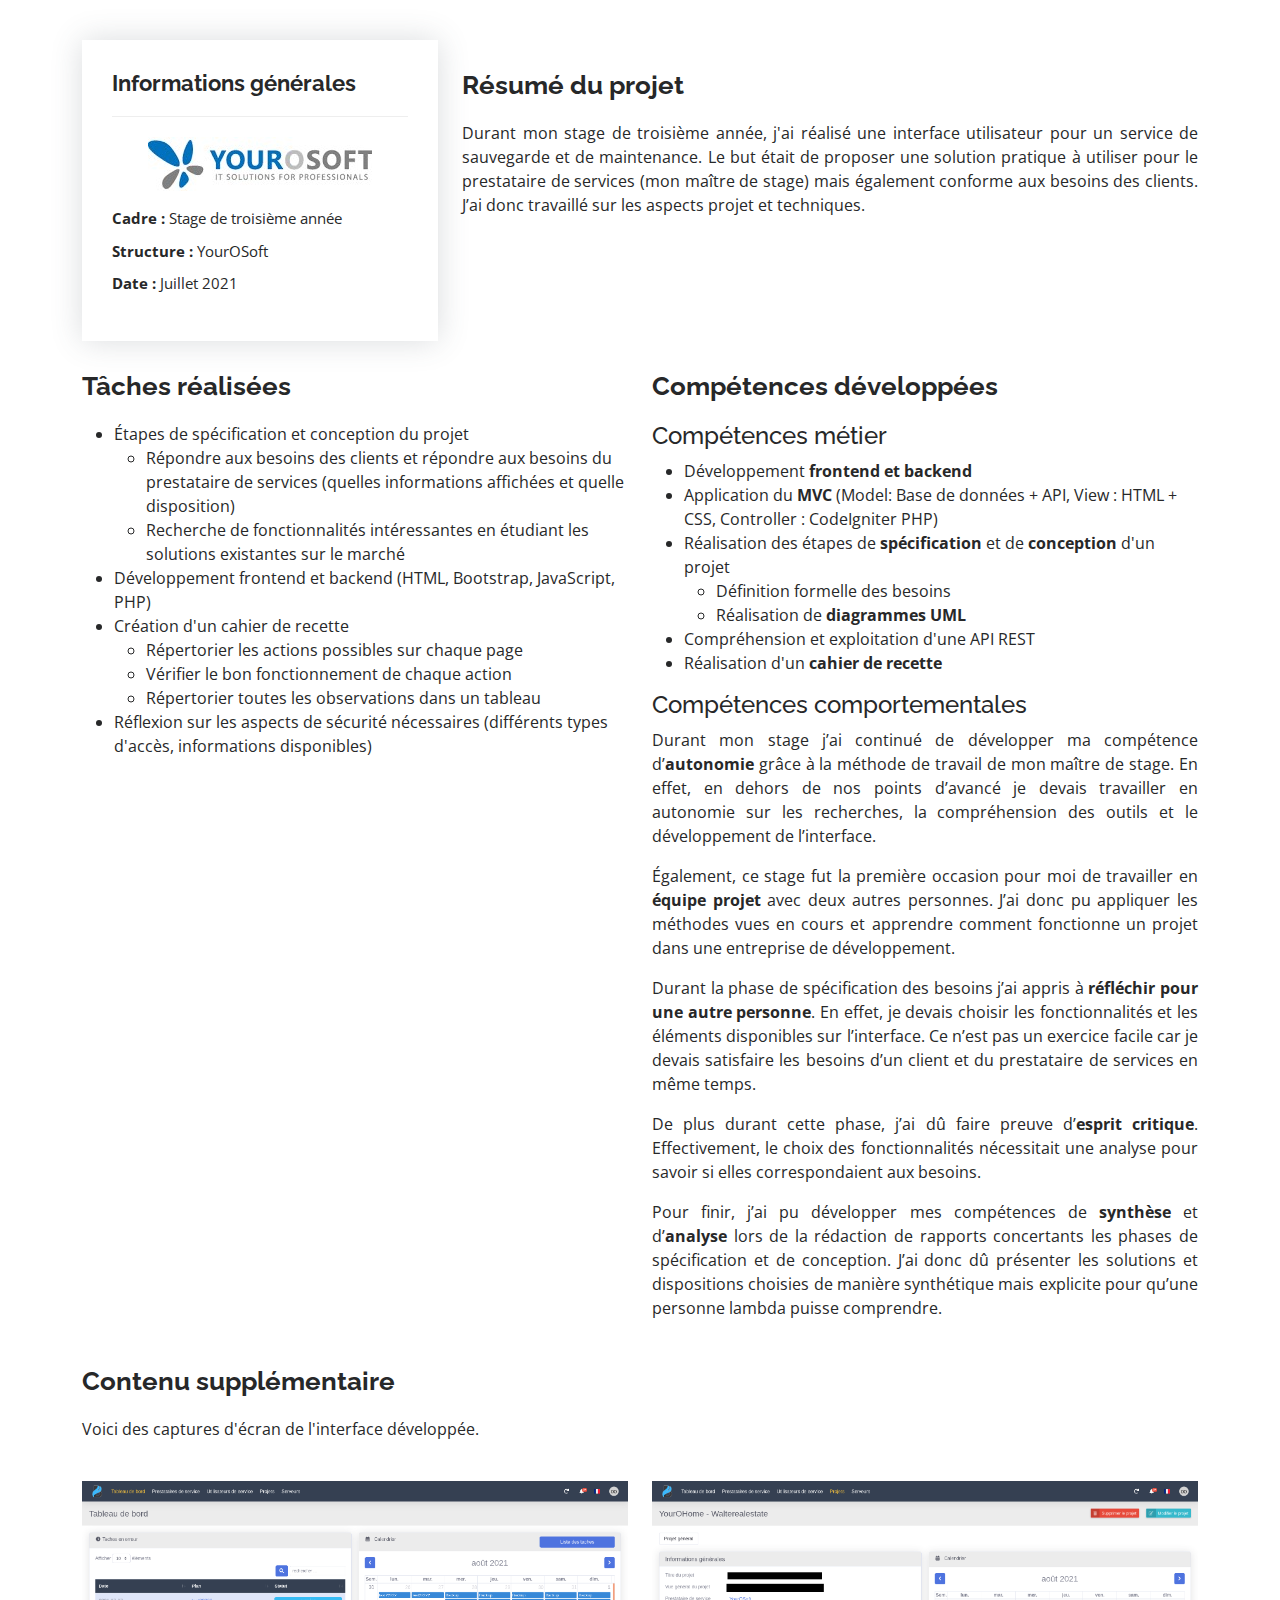
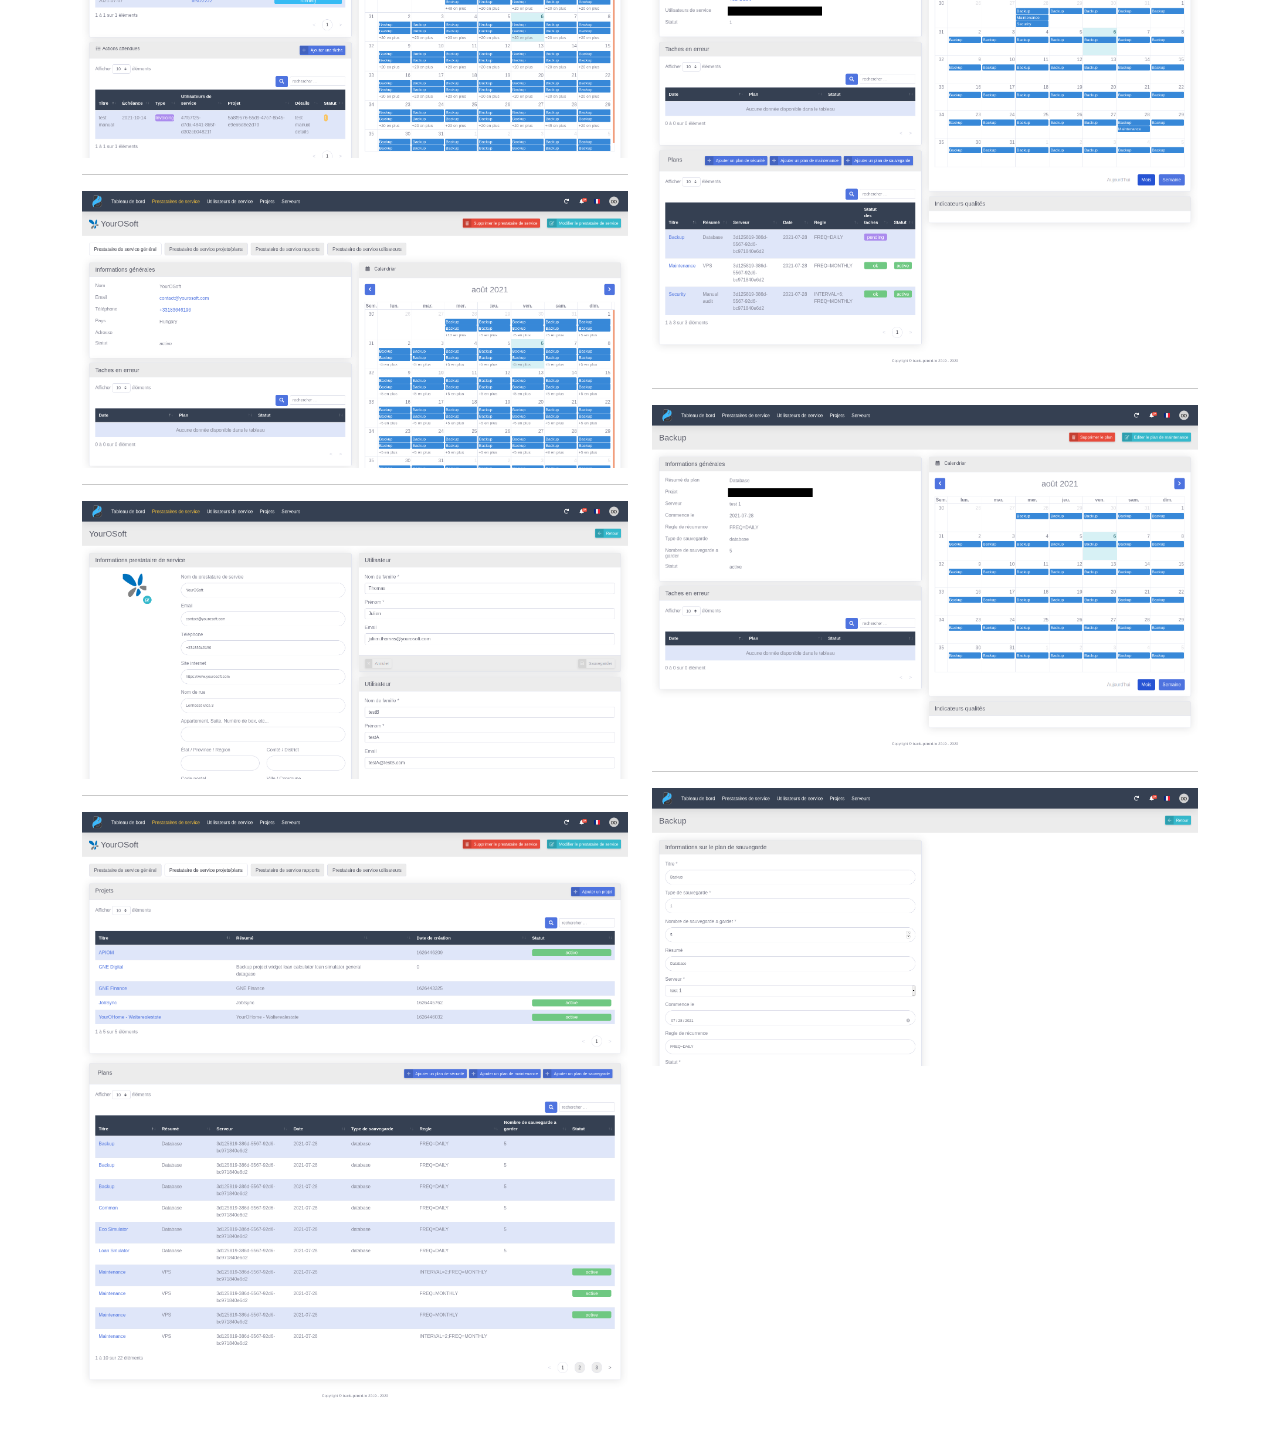
<file: html/yourosoft-details.html>
<!DOCTYPE html>
<html lang="en">

<head>
  <meta charset="utf-8">
  <meta content="width=device-width, initial-scale=1.0" name="viewport">

  <title>YourOSoft KFT</title>
  <meta content="" name="description">
  <meta content="" name="keywords">

  <!-- Favicons -->
  <link href="../assets/img/favicon.png" rel="icon">
  <link href="../assets/img/apple-touch-icon.png" rel="apple-touch-icon">

  <!-- Google Fonts -->
  <link
    href="https://fonts.googleapis.com/css?family=Open+Sans:300,300i,400,400i,600,600i,700,700i|Raleway:300,300i,400,400i,500,500i,600,600i,700,700i|Poppins:300,300i,400,400i,500,500i,600,600i,700,700i"
    rel="stylesheet">

  <!-- Vendor CSS Files -->
  <link href="../assets/vendor/aos/aos.css" rel="stylesheet">
  <link href="../assets/vendor/bootstrap/css/bootstrap.min.css" rel="stylesheet">
  <link href="../assets/vendor/bootstrap-icons/bootstrap-icons.css" rel="stylesheet">
  <link href="../assets/vendor/boxicons/css/boxicons.min.css" rel="stylesheet">
  <link href="../assets/vendor/glightbox/css/glightbox.min.css" rel="stylesheet">
  <link href="../assets/vendor/swiper/swiper-bundle.min.css" rel="stylesheet">

  <!-- Template Main CSS File -->
  <link href="../assets/css/style.css" rel="stylesheet">

  <!-- =======================================================
  * Template Name: MyResume - v4.6.0
  * Template URL: https://bootstrapmade.com/free-html-bootstrap-template-my-resume/
  * Author: BootstrapMade.com
  * License: https://bootstrapmade.com/license/
  ======================================================== -->
</head>

<body>

  <main id="main" class="main-details">

    <!-- ======= Portfolio Details Section ======= -->
    <section id="portfolio-details" class="portfolio-details">
      <div class="container">

        <div class="row gy-4">

          <div class="col-lg-4">
            <div class="portfolio-info">
              <h3>Informations générales</h3>
              <img src="../assets/img/portfolio/yourosoft_min.jpg" class="mb-3 mx-auto d-block"
                alt="Logo YourOSoft KFT">
              <ul>
                <li><strong>Cadre :</strong> Stage de troisième année</li>
                <li><strong>Structure :</strong> YourOSoft</li>
                <li><strong>Date :</strong> Juillet 2021</li>
              </ul>
            </div>
          </div>

          <div class="col-lg-8">
            <div class="portfolio-description">
              <h2>Résumé du projet</h2>
              <p>
                Durant mon stage de troisième année, j'ai réalisé une interface utilisateur pour un service de
                sauvegarde et de maintenance. Le but était de proposer une solution pratique à utiliser pour le
                prestataire de services (mon maître de stage) mais également conforme aux besoins des clients. J’ai donc
                travaillé sur les aspects projet et techniques.
              </p>
            </div>
          </div>

        </div>

        <div class="row gy-4">

          <div class="col-lg-6">
            <div class="portfolio-description">
              <h2>Tâches réalisées</h2>
              <ul>
                <li>Étapes de spécification et conception du projet</li>
                <ul>
                  <li>Répondre aux besoins des clients et répondre aux besoins du prestataire de services (quelles
                    informations affichées et quelle disposition)</li>
                  <li>Recherche de fonctionnalités intéressantes en étudiant les solutions existantes sur le marché</li>
                </ul>
                <li>Développement frontend et backend (HTML, Bootstrap, JavaScript, PHP)</li>
                <li>Création d'un cahier de recette</li>
                <ul>
                  <li>Répertorier les actions possibles sur chaque page</li>
                  <li>Vérifier le bon fonctionnement de chaque action</li>
                  <li>Répertorier toutes les observations dans un tableau</li>
                </ul>
                <li>Réflexion sur les aspects de sécurité nécessaires (différents types d'accès, informations
                  disponibles)</li>
              </ul>
            </div>
          </div>

          <div class="col-lg-6">
            <div class="portfolio-description">
              <h2>Compétences développées</h2>
              <h4>Compétences métier</h4>
              <ul>
                <li>Développement <strong>frontend et backend</strong></li>
                <li>Application du <strong>MVC</strong> (Model: Base de données + API, View : HTML + CSS, Controller : CodeIgniter PHP)
                </li>
                <li>Réalisation des étapes de <strong>spécification</strong> et de <strong>conception</strong> d'un projet</li>
                <ul>
                  <li>Définition formelle des besoins</li>
                  <li>Réalisation de <strong>diagrammes UML</strong></li>
                </ul>
                <li>Compréhension et exploitation d'une API REST</li>
                <li>Réalisation d'un <strong>cahier de recette</strong></li>
              </ul>
              <h4>Compétences comportementales</h4>
              <p>
                Durant mon stage j’ai continué de développer ma compétence d’<strong>autonomie</strong> grâce à la
                méthode de travail de
                mon maître de stage. En effet, en dehors de nos points d’avancé je devais travailler en autonomie sur
                les recherches, la compréhension des outils et le développement de l’interface.
              </p>
              <p>
                Également, ce stage fut la première occasion pour moi de travailler en <strong>équipe projet</strong>
                avec deux autres
                personnes. J’ai donc pu appliquer les méthodes vues en cours et apprendre comment fonctionne un projet
                dans une entreprise de développement.
              </p>
              <p>
                Durant la phase de spécification des besoins j’ai appris à <strong>réfléchir pour une autre
                  personne</strong>. En effet,
                je devais choisir les fonctionnalités et les éléments disponibles sur l’interface. Ce n’est pas un
                exercice facile car je devais satisfaire les besoins d’un client et du prestataire de services en même
                temps.
              </p>
              <p>
                De plus durant cette phase, j’ai dû faire preuve d’<strong>esprit critique</strong>. Effectivement, le choix des
                fonctionnalités nécessitait une analyse pour savoir si elles correspondaient aux besoins.
              </p>
              <p>
                Pour finir, j’ai pu développer mes compétences de <strong>synthèse</strong> et d’<strong>analyse</strong> lors de la rédaction de rapports
                concertants les phases de spécification et de conception. J’ai donc dû présenter les solutions et
                dispositions choisies de manière synthétique mais explicite pour qu’une personne lambda puisse
                comprendre.
              </p>
            </div>
          </div>

        </div>

        <div class="row gy-4">
          <div class="portfolio-description">
            <h2>Contenu supplémentaire</h2>
            <p>Voici des captures d'écran de l'interface développée.</p>
          </div>
          <div class="col-lg-6">
            <a href="../assets/img/portfolio/yourosoft/1_dashboard.png" target="_blank"><img
                src="../assets/img/portfolio/yourosoft/1_dashboard.png" class="img-fluid mx-auto d-block"></a>
            <hr>
            <a href="../assets/img/portfolio/yourosoft/2_provider.png" target="_blank"><img
                src="../assets/img/portfolio/yourosoft/2_provider.png" class="img-fluid mx-auto d-block"></a>
            <hr>
            <a href="../assets/img/portfolio/yourosoft/2_provider-edit.png" target="_blank"><img
                src="../assets/img/portfolio/yourosoft/2_provider-edit.png" class="img-fluid mx-auto d-block"></a>
            <hr>
            <a href="../assets/img/portfolio/yourosoft/2_provider-project.png" target="_blank"><img
                src="../assets/img/portfolio/yourosoft/2_provider-project.png" class="img-fluid mx-auto d-block"></a>
          </div>
          <div class="col-lg-6">
            <a href="../assets/img/portfolio/yourosoft/4_projet.png" target="_blank"><img
                src="../assets/img/portfolio/yourosoft/4_projet.png" class="img-fluid mx-auto d-block"></a>
            <hr>
            <a href="../assets/img/portfolio/yourosoft/5_plan.png" target="_blank"><img
                src="../assets/img/portfolio/yourosoft/5_plan.png" class="img-fluid mx-auto d-block"></a>
            <hr>
            <a href="../assets/img/portfolio/yourosoft/5_plan-edit.png" target="_blank"><img
                src="../assets/img/portfolio/yourosoft/5_plan-edit.png" class="img-fluid mx-auto d-block"></a>
          </div>
        </div>

      </div>
    </section><!-- End Portfolio Details Section -->

  </main><!-- End #main -->

  <!--<div id="preloader"></div>-->
  <a href="#" class="back-to-top d-flex align-items-center justify-content-center"><i
      class="bi bi-arrow-up-short"></i></a>

  <!-- Vendor JS Files -->
  <script src="../assets/vendor/aos/aos.js"></script>
  <script src="../assets/vendor/bootstrap/js/bootstrap.bundle.min.js"></script>
  <script src="../assets/vendor/glightbox/js/glightbox.min.js"></script>
  <script src="../assets/vendor/isotope-layout/isotope.pkgd.min.js"></script>
  <script src="../assets/vendor/php-email-form/validate.js"></script>
  <script src="../assets/vendor/purecounter/purecounter.js"></script>
  <script src="../assets/vendor/swiper/swiper-bundle.min.js"></script>
  <script src="../assets/vendor/typed.js/typed.min.js"></script>
  <script src="../assets/vendor/waypoints/noframework.waypoints.js"></script>

  <!-- Template Main JS File -->
  <script src="../assets/js/main.js"></script>

</body>

</html>
</file>
<file: assets/css/style.css>
/**
* Template Name: MyResume - v4.6.0
* Template URL: https://bootstrapmade.com/free-html-bootstrap-template-my-resume/
* Author: BootstrapMade.com
* License: https://bootstrapmade.com/license/
*/

/*--------------------------------------------------------------
# General
--------------------------------------------------------------*/
body {
  font-family: "Open Sans", sans-serif;
  color: #272829;
}

a {
  color: #0563bb;
  text-decoration: none;
}

a:hover {
  color: #067ded;
  text-decoration: none;
}

h1, h2, h3, h4, h5, h6 {
  font-family: "Raleway", sans-serif;
}

/*--------------------------------------------------------------
# Back to top button
--------------------------------------------------------------*/
.back-to-top {
  position: fixed;
  visibility: hidden;
  opacity: 0;
  right: 15px;
  bottom: 15px;
  z-index: 996;
  background: #0563bb;
  width: 40px;
  height: 40px;
  border-radius: 50px;
  transition: all 0.4s;
}
.back-to-top i {
  font-size: 28px;
  color: #fff;
  line-height: 0;
}
.back-to-top:hover {
  background: #0678e3;
  color: #fff;
}
.back-to-top.active {
  visibility: visible;
  opacity: 1;
}

/*--------------------------------------------------------------
# Preloader
--------------------------------------------------------------*/
/*#preloader {
  position: fixed;
  top: 0;
  left: 0;
  right: 0;
  bottom: 0;
  z-index: 9999;
  overflow: hidden;
  background: #fff;
}

#preloader:before {
  content: "";
  position: fixed;
  top: calc(50% - 30px);
  left: calc(50% - 30px);
  border: 6px solid #0563bb;
  border-top-color: #fff;
  border-bottom-color: #fff;
  border-radius: 50%;
  width: 60px;
  height: 60px;
  -webkit-animation: animate-preloader 1s linear infinite;
  animation: animate-preloader 1s linear infinite;
}

@-webkit-keyframes animate-preloader {
  0% {
    transform: rotate(0deg);
  }
  100% {
    transform: rotate(360deg);
  }
}

@keyframes animate-preloader {
  0% {
    transform: rotate(0deg);
  }
  100% {
    transform: rotate(360deg);
  }
}*/
/*--------------------------------------------------------------
# Disable aos animation delay on mobile devices
--------------------------------------------------------------*/
@media screen and (max-width: 768px) {
  [data-aos-delay] {
    transition-delay: 0 !important;
  }
}
/*--------------------------------------------------------------
# Header
--------------------------------------------------------------*/
#header {
  position: fixed;
  top: 0;
  left: 0;
  bottom: 0;
  z-index: 9997;
  transition: all 0.5s;
  padding: 15px;
  overflow-y: auto;
}
@media (max-width: 992px) {
  #header {
    width: 300px;
    background: #fff;
    border-right: 1px solid #e6e9ec;
    left: -300px;
  }
}

@media (min-width: 992px) {
  .main {
    margin-left: 100px;
  }
  .main-details {
    margin-left: auto;
  }
}
/*--------------------------------------------------------------
# Navigation Menu
--------------------------------------------------------------*/
/**
* Desktop Navigation 
*/
.nav-menu {
  padding: 0;
  display: block;
}
.nav-menu * {
  margin: 0;
  padding: 0;
  list-style: none;
}
.nav-menu > ul > li {
  position: relative;
  white-space: nowrap;
}
.nav-menu a, .nav-menu a:focus {
  display: flex;
  align-items: center;
  color: #45505b;
  padding: 10px 18px;
  margin-bottom: 8px;
  transition: 0.3s;
  font-size: 15px;
  border-radius: 50px;
  background: #f2f3f5;
  height: 56px;
  width: 100%;
  overflow: hidden;
  transition: 0.3s;
}
.nav-menu a i, .nav-menu a:focus i {
  font-size: 20px;
}
.nav-menu a span, .nav-menu a:focus span {
  padding: 0 5px 0 7px;
  color: #45505b;
}
@media (min-width: 992px) {
  .nav-menu a, .nav-menu a:focus {
    width: 56px;
  }
  .nav-menu a span, .nav-menu a:focus span {
    display: none;
    color: #fff;
  }
}
.nav-menu a:hover, .nav-menu .active, .nav-menu .active:focus, .nav-menu li:hover > a {
  color: #fff;
  background: #0563bb;
}
.nav-menu a:hover span, .nav-menu .active span, .nav-menu .active:focus span, .nav-menu li:hover > a span {
  color: #fff;
}
.nav-menu a:hover, .nav-menu li:hover > a {
  width: 100%;
  color: #fff;
}
.nav-menu a:hover span, .nav-menu li:hover > a span {
  display: block;
}

/**
* Mobile Navigation 
*/
.mobile-nav-toggle {
  position: fixed;
  right: 10px;
  top: 10px;
  z-index: 9998;
  border: 0;
  background: none;
  font-size: 28px;
  transition: all 0.4s;
  outline: none !important;
  line-height: 0;
  cursor: pointer;
  border-radius: 50px;
  padding: 5px;
}
.mobile-nav-toggle i {
  color: #45505b;
}

.mobile-nav-active {
  overflow: hidden;
}
.mobile-nav-active #header {
  left: 0;
}
.mobile-nav-active .mobile-nav-toggle {
  color: #fff;
  background-color: #0563bb;
}

/*--------------------------------------------------------------
# Hero Section
--------------------------------------------------------------*/
#hero {
  width: 100%;
  height: 100vh;
  background: url("../img/hero-bg.jpg") top right no-repeat;
  background-size: cover;
  position: relative;
}
@media (min-width: 992px) {
  #hero {
    padding-left: 160px;
  }
}
#hero:before {
  content: "";
  background: rgba(255, 255, 255, 0.8);
  position: absolute;
  bottom: 0;
  top: 0;
  left: 0;
  right: 0;
}
#hero h1 {
  margin: 0;
  font-size: 64px;
  font-weight: 700;
  line-height: 56px;
  color: #45505b;
}
#hero p {
  color: #45505b;
  margin: 15px 0 0 0;
  font-size: 26px;
  font-family: "Poppins", sans-serif;
}
#hero p span {
  color: #0563bb;
  letter-spacing: 1px;
}
#hero .social-links {
  margin-top: 30px;
}
#hero .social-links a {
  font-size: 24px;
  display: inline-block;
  color: #45505b;
  line-height: 1;
  margin-right: 20px;
  transition: 0.3s;
}
#hero .social-links a:hover {
  color: #0563bb;
}
@media (max-width: 992px) {
  #hero {
    text-align: center;
  }
  #hero h1 {
    font-size: 32px;
    line-height: 36px;
  }
  #hero p {
    margin-top: 10px;
    font-size: 20px;
    line-height: 24px;
  }
}

/*--------------------------------------------------------------
# Sections General
--------------------------------------------------------------*/
section {
  padding: 30px 0;
  overflow: hidden;
}

.section-title {
  text-align: center;
  padding-bottom: 30px;
}
.section-title h2 {
  font-size: 32px;
  font-weight: bold;
  text-transform: uppercase;
  margin-bottom: 20px;
  padding-bottom: 20px;
  position: relative;
  color: #45505b;
}
.section-title h2::before {
  content: "";
  position: absolute;
  display: block;
  width: 120px;
  height: 1px;
  background: #ddd;
  bottom: 1px;
  left: calc(50% - 60px);
}
.section-title h2::after {
  content: "";
  position: absolute;
  display: block;
  width: 40px;
  height: 3px;
  background: #0563bb;
  bottom: 0;
  left: calc(50% - 20px);
}
.section-title p {
  margin-bottom: 0;
}

/*--------------------------------------------------------------
# Home
--------------------------------------------------------------*/

.home {
  padding: 60px 0;
}

/*--------------------------------------------------------------
# About
--------------------------------------------------------------*/
.about .content h3 {
  font-weight: 700;
  font-size: 26px;
  color: #728394;
}
.about .content ul {
  list-style: none;
  padding: 0;
}
.about .content ul li {
  margin-bottom: 20px;
  display: flex;
  align-items: center;
}
.about .content ul strong {
  margin-right: 10px;
}
.about .content ul i {
  font-size: 16px;
  margin-right: 5px;
  color: #0563bb;
  line-height: 0;
}
.about .content p:last-child {
  margin-bottom: 0;
}

/*--------------------------------------------------------------
# skills
--------------------------------------------------------------*/
.skills .count-box {
  padding: 30px 30px 25px 30px;
  margin-top: 30px;
  width: 100%;
  position: relative;
  text-align: center;
  background: #fff;
}
.skills .count-box i {
  position: absolute;
  top: -25px;
  left: 50%;
  transform: translateX(-50%);
  font-size: 24px;
  background: #0563bb;
  color: #fff;
  border-radius: 50px;
  display: inline-flex;
  align-items: center;
  justify-content: center;
  width: 48px;
  height: 48px;
}
.skills .count-box span {
  font-size: 36px;
  display: block;
  font-weight: 600;
  color: #011426;
}
.skills .count-box p {
  padding: 0;
  margin: 0;
  font-family: "Raleway", sans-serif;
  font-size: 14px;
}

/*--------------------------------------------------------------
# Akills
--------------------------------------------------------------*/
.skills .progress {
  height: 60px;
  display: block;
  background: none;
  border-radius: 0;
}
.skills .progress .skill {
  padding: 10px 0;
  margin: 0;
  text-transform: uppercase;
  display: block;
  font-weight: 600;
  font-family: "Poppins", sans-serif;
  color: #45505b;
}
.skills .progress .skill .val {
  float: right;
  font-style: normal;
}
.skills .progress-bar-wrap {
  background: #f2f3f5;
}
.skills .progress-bar {
  width: 1px;
  height: 10px;
  transition: 0.9s;
  background-color: #0563bb;
}

/*--------------------------------------------------------------
# Resume
--------------------------------------------------------------*/
.resume .resume-title {
  font-size: 26px;
  font-weight: 700;
  margin-top: 20px;
  margin-bottom: 20px;
  color: #45505b;
}
.resume .resume-item {
  padding: 0 0 20px 20px;
  margin-top: -2px;
  border-left: 2px solid #0563bb;
  position: relative;
}
.resume .resume-item h4 {
  line-height: 18px;
  font-size: 18px;
  font-weight: 600;
  text-transform: uppercase;
  font-family: "Poppins", sans-serif;
  color: #0563bb;
  margin-bottom: 10px;
}
.resume .resume-item h5 {
  font-size: 16px;
  background: #f7f8f9;
  padding: 5px 15px;
  display: inline-block;
  font-weight: 600;
  margin-bottom: 10px;
}
.resume .resume-item ul {
  padding-left: 20px;
}
.resume .resume-item ul li {
  padding-bottom: 10px;
}
.resume .resume-item:last-child {
  padding-bottom: 0;
}
.resume .resume-item::before {
  content: "";
  position: absolute;
  width: 16px;
  height: 16px;
  border-radius: 50px;
  left: -9px;
  top: 0;
  background: #fff;
  border: 2px solid #0563bb;
}

/*--------------------------------------------------------------
# Portfolio
--------------------------------------------------------------*/
.portfolio .portfolio-item {
  margin-bottom: 30px;
}
.portfolio #portfolio-flters {
  padding: 0;
  margin: 0 auto 25px auto;
  list-style: none;
  text-align: center;
  background: #fff;
  border-radius: 50px;
  padding: 2px 15px;
}
.portfolio #portfolio-flters li {
  cursor: pointer;
  display: inline-block;
  padding: 10px 15px;
  font-size: 14px;
  font-weight: 600;
  line-height: 1;
  text-transform: uppercase;
  color: #272829;
  margin-bottom: 5px;
  transition: all 0.3s ease-in-out;
}
.portfolio #portfolio-flters li:hover, .portfolio #portfolio-flters li.filter-active {
  color: #0563bb;
}
.portfolio #portfolio-flters li:last-child {
  margin-right: 0;
}
.portfolio .portfolio-wrap {
  transition: 0.3s;
  position: relative;
  overflow: hidden;
  z-index: 1;
  background: white;
  border: 2px solid rgba(5,99,187, 0.7);
  border-radius: 10px;
  box-shadow: 0px 5px 90px 0px rgba(110, 123, 131, 0.10);
}
.portfolio .portfolio-wrap:hover {
  border-color: #fff;
  box-shadow: 0px 0 35px 0 rgba(0, 0, 0, 0.08);
}
.portfolio .portfolio-wrap::before {
  content: "";
  background: rgba(255, 255, 255, 0.7);
  position: absolute;
  left: 30px;
  right: 30px;
  top: 30px;
  bottom: 30px;
  transition: all ease-in-out 0.3s;
  z-index: 2;
  opacity: 0;
}
.portfolio .portfolio-wrap .portfolio-info {
  opacity: 0;
  position: absolute;
  top: 0;
  left: 0;
  right: 0;
  bottom: 0;
  text-align: center;
  z-index: 3;
  transition: all ease-in-out 0.3s;
  display: flex;
  flex-direction: column;
  justify-content: center;
  align-items: center;
}
.portfolio .portfolio-wrap .portfolio-info::before {
  display: block;
  content: "";
  width: 48px;
  height: 48px;
  position: absolute;
  top: 35px;
  left: 35px;
  border-top: 3px solid #d7dce1;
  border-left: 3px solid #d7dce1;
  border-top-left-radius: 10px;
  transition: all 0.5s ease 0s;
  z-index: 9994;
}
.portfolio .portfolio-wrap .portfolio-info::after {
  display: block;
  content: "";
  width: 48px;
  height: 48px;
  position: absolute;
  bottom: 35px;
  right: 35px;
  border-bottom: 3px solid #d7dce1;
  border-right: 3px solid #d7dce1;
  border-bottom-right-radius: 10px;
  transition: all 0.5s ease 0s;
  z-index: 9994;
}
.portfolio .portfolio-wrap .portfolio-info h4 {
  font-size: 20px;
  color: #45505b;
  font-weight: 600;
}

.portfolio .portfolio-wrap .portfolio-info p {
  color: #45505b;
  font-size: 14px;
  text-transform: uppercase;
  padding: 0;
  margin: 0;
}
.portfolio .portfolio-wrap .portfolio-links {
  text-align: center;
  z-index: 4;
}
.portfolio .portfolio-wrap .portfolio-links a {
  color: #45505b;
  margin: 0 2px;
  font-size: 28px;
  display: inline-block;
  transition: 0.3s;
}
.portfolio .portfolio-wrap .portfolio-links a:hover {
  color: #148af9;
}
.portfolio .portfolio-wrap:hover::before {
  top: 0;
  left: 0;
  right: 0;
  bottom: 0;
  opacity: 1;
}
.portfolio .portfolio-wrap:hover .portfolio-info {
  opacity: 1;
}
.portfolio .portfolio-wrap:hover .portfolio-info::before {
  top: 15px;
  left: 15px;
}
.portfolio .portfolio-wrap:hover .portfolio-info::after {
  bottom: 15px;
  right: 15px;
}

/*--------------------------------------------------------------
# Portfolio Details
--------------------------------------------------------------*/
.portfolio-details {
  padding-top: 40px;
}
.portfolio-details p{
  text-align: justify;
}
.portfolio-details .portfolio-details-slider img {
  width: 100%;
}
.portfolio-details .portfolio-details-slider .swiper-pagination {
  margin-top: 20px;
  position: relative;
}
.portfolio-details .portfolio-details-slider .swiper-pagination .swiper-pagination-bullet {
  width: 12px;
  height: 12px;
  background-color: #fff;
  opacity: 1;
  border: 1px solid #0563bb;
}
.portfolio-details .portfolio-details-slider .swiper-pagination .swiper-pagination-bullet-active {
  background-color: #0563bb;
}
.portfolio-details .portfolio-info {
  padding: 30px;
  box-shadow: 0px 0 30px rgba(69, 80, 91, 0.20);
}
.portfolio-details .portfolio-info h3 {
  font-size: 22px;
  font-weight: 700;
  margin-bottom: 20px;
  padding-bottom: 20px;
  border-bottom: 1px solid #eee;
}
.portfolio-details .portfolio-info ul {
  list-style: none;
  padding: 0;
  font-size: 15px;
}
.portfolio-details .portfolio-info ul li + li {
  margin-top: 10px;
}
.portfolio-details .portfolio-description {
  padding-top: 30px;
}
.portfolio-details .portfolio-description h2 {
  font-size: 26px;
  font-weight: 700;
  margin-bottom: 20px;
}
.portfolio-details .portfolio-description p {
  padding: 0;
}

/*--------------------------------------------------------------
# Services
--------------------------------------------------------------*/
.services .icon-box {
  text-align: center;
  padding: 40px 20px 40px 20px;
  transition: all ease-in-out 0.3s;
  background: #fff;
  box-shadow: 0px 5px 90px 0px rgba(110, 123, 131, 0.05);
}
.services .row a {
  color: #45505b;
}
.services .icon-box .icon {
  margin: 0 auto;
  width: 100px;
  height: 100px;
  display: flex;
  align-items: center;
  justify-content: center;
  transition: ease-in-out 0.3s;
  position: relative;
}
.services .icon-box .icon i {
  font-size: 36px;
  transition: 0.5s;
  position: relative;
}
.services .icon-box .icon svg {
  position: absolute;
  top: 0;
  left: 0;
}
.services .icon-box .icon svg path {
  transition: 0.5s;
  fill: #f5f5f5;
}
.services .icon-box h4 {
  font-weight: 600;
  margin: 10px 0 15px 0;
  font-size: 22px;
}
.services .icon-box h4 a {
  color: #45505b;
  transition: ease-in-out 0.3s;
}
.services .icon-box p {
  line-height: 24px;
  font-size: 14px;
  margin-bottom: 0;
}
.services .icon-box:hover {
  border-color: #fff;
  box-shadow: 0px 0 35px 0 rgba(0, 0, 0, 0.08);
}
.services .iconbox-blue i {
  color: #47aeff;
}
.services .iconbox-blue:hover .icon i {
  color: #fff;
}
.services .iconbox-blue:hover .icon path {
  fill: #47aeff;
}
.services .iconbox-orange i {
  color: #ffa76e;
}
.services .iconbox-orange:hover .icon i {
  color: #fff;
}
.services .iconbox-orange:hover .icon path {
  fill: #ffa76e;
}
.services .iconbox-pink i {
  color: #e80368;
}
.services .iconbox-pink:hover .icon i {
  color: #fff;
}
.services .iconbox-pink:hover .icon path {
  fill: #e80368;
}
.services .iconbox-yellow i {
  color: #ffbb2c;
}
.services .iconbox-yellow:hover .icon i {
  color: #fff;
}
.services .iconbox-yellow:hover .icon path {
  fill: #ffbb2c;
}
.services .iconbox-red i {
  color: #ff5828;
}
.services .iconbox-red:hover .icon i {
  color: #fff;
}
.services .iconbox-red:hover .icon path {
  fill: #ff5828;
}
.services .iconbox-teal i {
  color: #11dbcf;
}
.services .iconbox-teal:hover .icon i {
  color: #fff;
}
.services .iconbox-teal:hover .icon path {
  fill: #11dbcf;
}

/*--------------------------------------------------------------
# Testimonials
--------------------------------------------------------------*/
.testimonials .section-header {
  margin-bottom: 40px;
}
.testimonials .testimonials-carousel, .testimonials .testimonials-slider {
  overflow: hidden;
}
.testimonials .testimonial-item {
  text-align: center;
}
.testimonials .testimonial-item .testimonial-img {
  width: 120px;
  border-radius: 50%;
  border: 4px solid #fff;
  margin: 0 auto;
}
.testimonials .testimonial-item h3 {
  font-size: 20px;
  font-weight: bold;
  margin: 10px 0 5px 0;
  color: #111;
}
.testimonials .testimonial-item h4 {
  font-size: 14px;
  color: #999;
  margin: 0 0 15px 0;
}
.testimonials .testimonial-item .quote-icon-left, .testimonials .testimonial-item .quote-icon-right {
  color: #90c8fc;
  font-size: 26px;
}
.testimonials .testimonial-item .quote-icon-left {
  display: inline-block;
  left: -5px;
  position: relative;
}
.testimonials .testimonial-item .quote-icon-right {
  display: inline-block;
  right: -5px;
  position: relative;
  top: 10px;
}
.testimonials .testimonial-item p {
  font-style: italic;
  margin: 0 auto 15px auto;
}
.testimonials .swiper-pagination {
  margin-top: 20px;
  position: relative;
}
.testimonials .swiper-pagination .swiper-pagination-bullet {
  width: 12px;
  height: 12px;
  background-color: #fff;
  opacity: 1;
  border: 1px solid #0563bb;
}
.testimonials .swiper-pagination .swiper-pagination-bullet-active {
  background-color: #0563bb;
}
@media (min-width: 992px) {
  .testimonials .testimonial-item p {
    width: 80%;
  }
}

/*--------------------------------------------------------------
# Contact
--------------------------------------------------------------*/
.contact .info {
  width: 100%;
  background: #fff;
}
.contact .info i {
  font-size: 20px;
  color: #0563bb;
  float: left;
  width: 44px;
  height: 44px;
  background: #eef7ff;
  display: flex;
  justify-content: center;
  align-items: center;
  border-radius: 50px;
  transition: all 0.3s ease-in-out;
}
.contact .info h4 {
  padding: 0 0 0 60px;
  font-size: 22px;
  font-weight: 600;
  margin-bottom: 5px;
  color: #45505b;
}
.contact .info p {
  padding: 0 0 0 60px;
  margin-bottom: 0;
  font-size: 14px;
  color: #728394;
}
.contact .info .email, .contact .info .phone {
  margin-top: 40px;
}
.contact .info .email:hover i, .contact .info .address:hover i, .contact .info .phone:hover i {
  background: #0563bb;
  color: #fff;
}
.contact .php-email-form {
  width: 100%;
  background: #fff;
}
.contact .php-email-form .form-group {
  padding-bottom: 8px;
}
.contact .php-email-form .error-message {
  display: none;
  color: #fff;
  background: #ed3c0d;
  text-align: left;
  padding: 15px;
  font-weight: 600;
}
.contact .php-email-form .error-message br + br {
  margin-top: 25px;
}
.contact .php-email-form .sent-message {
  display: none;
  color: #fff;
  background: #18d26e;
  text-align: center;
  padding: 15px;
  font-weight: 600;
}
.contact .php-email-form .loading {
  display: none;
  background: #fff;
  text-align: center;
  padding: 15px;
}
.contact .php-email-form .loading:before {
  content: "";
  display: inline-block;
  border-radius: 50%;
  width: 24px;
  height: 24px;
  margin: 0 10px -6px 0;
  border: 3px solid #18d26e;
  border-top-color: #eee;
  -webkit-animation: animate-loading 1s linear infinite;
  animation: animate-loading 1s linear infinite;
}
.contact .php-email-form input, .contact .php-email-form textarea {
  border-radius: 4px;
  box-shadow: none;
  font-size: 14px;
}
.contact .php-email-form input {
  height: 44px;
}
.contact .php-email-form textarea {
  padding: 10px 12px;
}
.contact .php-email-form button[type=submit] {
  background: #0563bb;
  border: 0;
  padding: 10px 35px;
  color: #fff;
  transition: 0.4s;
  border-radius: 50px;
}
.contact .php-email-form button[type=submit]:hover {
  background: #0678e3;
}
@-webkit-keyframes animate-loading {
  0% {
    transform: rotate(0deg);
  }
  100% {
    transform: rotate(360deg);
  }
}
@keyframes animate-loading {
  0% {
    transform: rotate(0deg);
  }
  100% {
    transform: rotate(360deg);
  }
}

/*--------------------------------------------------------------
# Footer
--------------------------------------------------------------*/
#footer {
  background: #f7f8f9;
  color: #45505b;
  font-size: 14px;
  text-align: center;
  padding: 30px 0;
}
#footer h3 {
  font-size: 36px;
  font-weight: 700;
  position: relative;
  font-family: "Poppins", sans-serif;
  padding: 0;
  margin: 0 0 15px 0;
}
#footer p {
  font-size: 15;
  font-style: italic;
  padding: 0;
  margin: 0 0 40px 0;
}
#footer .social-links {
  margin: 0 0 40px 0;
}
#footer .social-links a {
  font-size: 18px;
  display: inline-block;
  background: #0563bb;
  color: #fff;
  line-height: 1;
  padding: 8px 0;
  margin-right: 4px;
  border-radius: 50%;
  text-align: center;
  width: 36px;
  height: 36px;
  transition: 0.3s;
}
#footer .social-links a:hover {
  background: #0678e3;
  color: #fff;
  text-decoration: none;
}
#footer .copyright {
  margin: 0 0 5px 0;
}
#footer .credits {
  font-size: 13px;
}
</file>
<file: html/design4green/src/css/style.min.css>
*{box-sizing:border-box}body,html{height:100%;font-size:17px;margin:0;padding:0;font-family:Arial, Helvetica, sans-serif}div,main{display:block}.header{padding:30px;text-align:center;background:#39695D;color:white;font-size:30px}.clear{clear:both}.resize{padding:2%;margin:0.5%}.main{margin:50px auto;width:95%;max-width:1500px}.container{width:95%;height:100%;display:flex;flex-wrap:wrap;align-items:stretch;justify-content:center;margin-left:auto;margin-right:auto}.contournable:hover{border:1px solid #00A19D;z-index:500;cursor:pointer}.contournable{border:1px solid #f2f8f9}.incontournable{border:3px solid red}.card{display:none;top:0;position:relative;width:13%;background-color:#f2f8f9;border-radius:6px;padding:22px 14px;margin:1%;text-decoration:none;overflow:hidden;transition:all 0.3s ease-out;font-size:14px}@media screen and (max-width: 1250px){.card{width:31%}.btn{margin:10px}}@media screen and (max-width: 782px){.card{width:48%;font-size:11px}.header h1{font-size:20px}table{font-size:11px}}.show{display:block}#myBtnContainer{margin-bottom:50px}.btn{border:none;outline:none;padding:12px 16px;background-color:#d5cfc4;cursor:pointer}.btn:hover{background-color:#175874;color:white}.btn.active{background-color:#39695D;color:white}.selected{background-color:#175874;color:#fff}#selected{background-color:#3a134e;color:white}#selected:hover{background-color:#175874}#selected.active{background-color:#39695D}.right{float:right}.button{border:none;outline:none;padding:12px 16px;background-color:#39695D;color:white;cursor:pointer;margin:0 5px}.button:hover{background-color:#175874}.table{padding-bottom:10px}table{margin-top:10px}th{padding:20px;text-align:left;background-color:#39695D;color:white}td{padding:10px 20px;text-align:left}.info{text-align:center}
</file>
